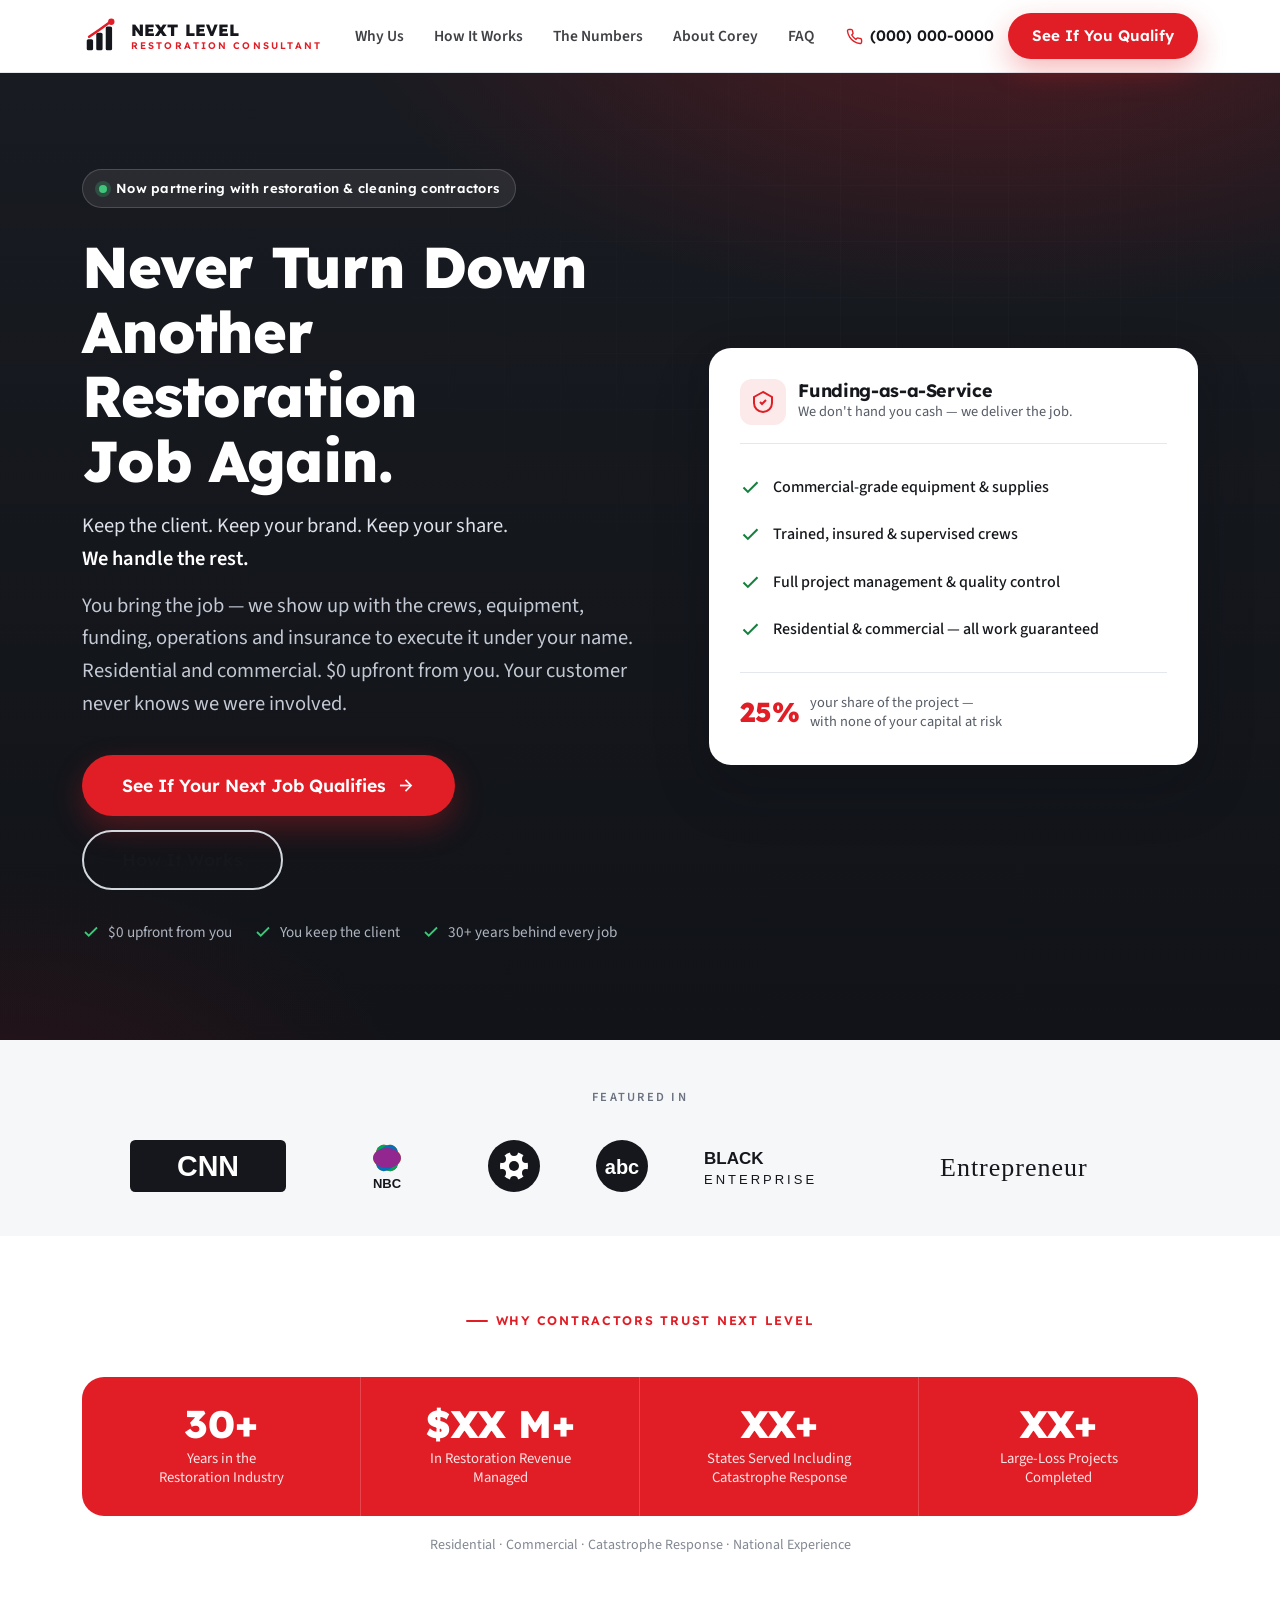
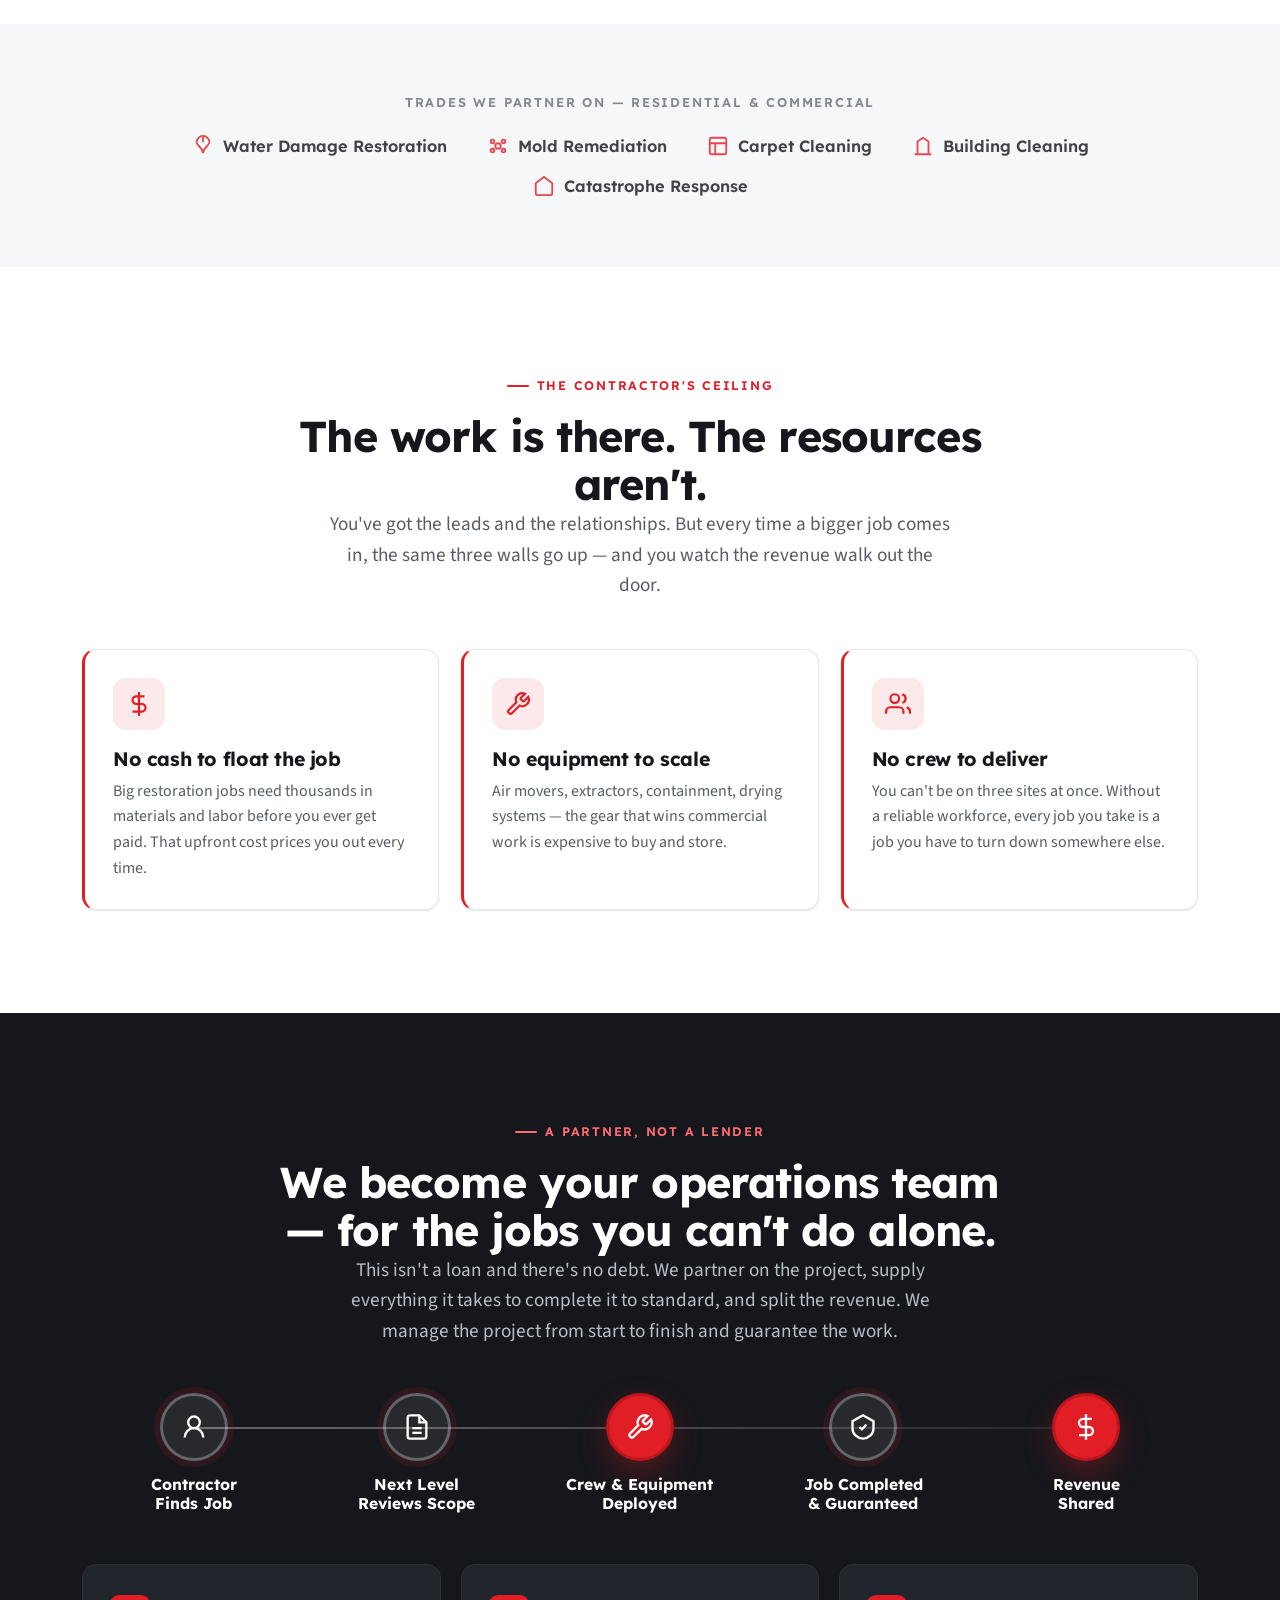
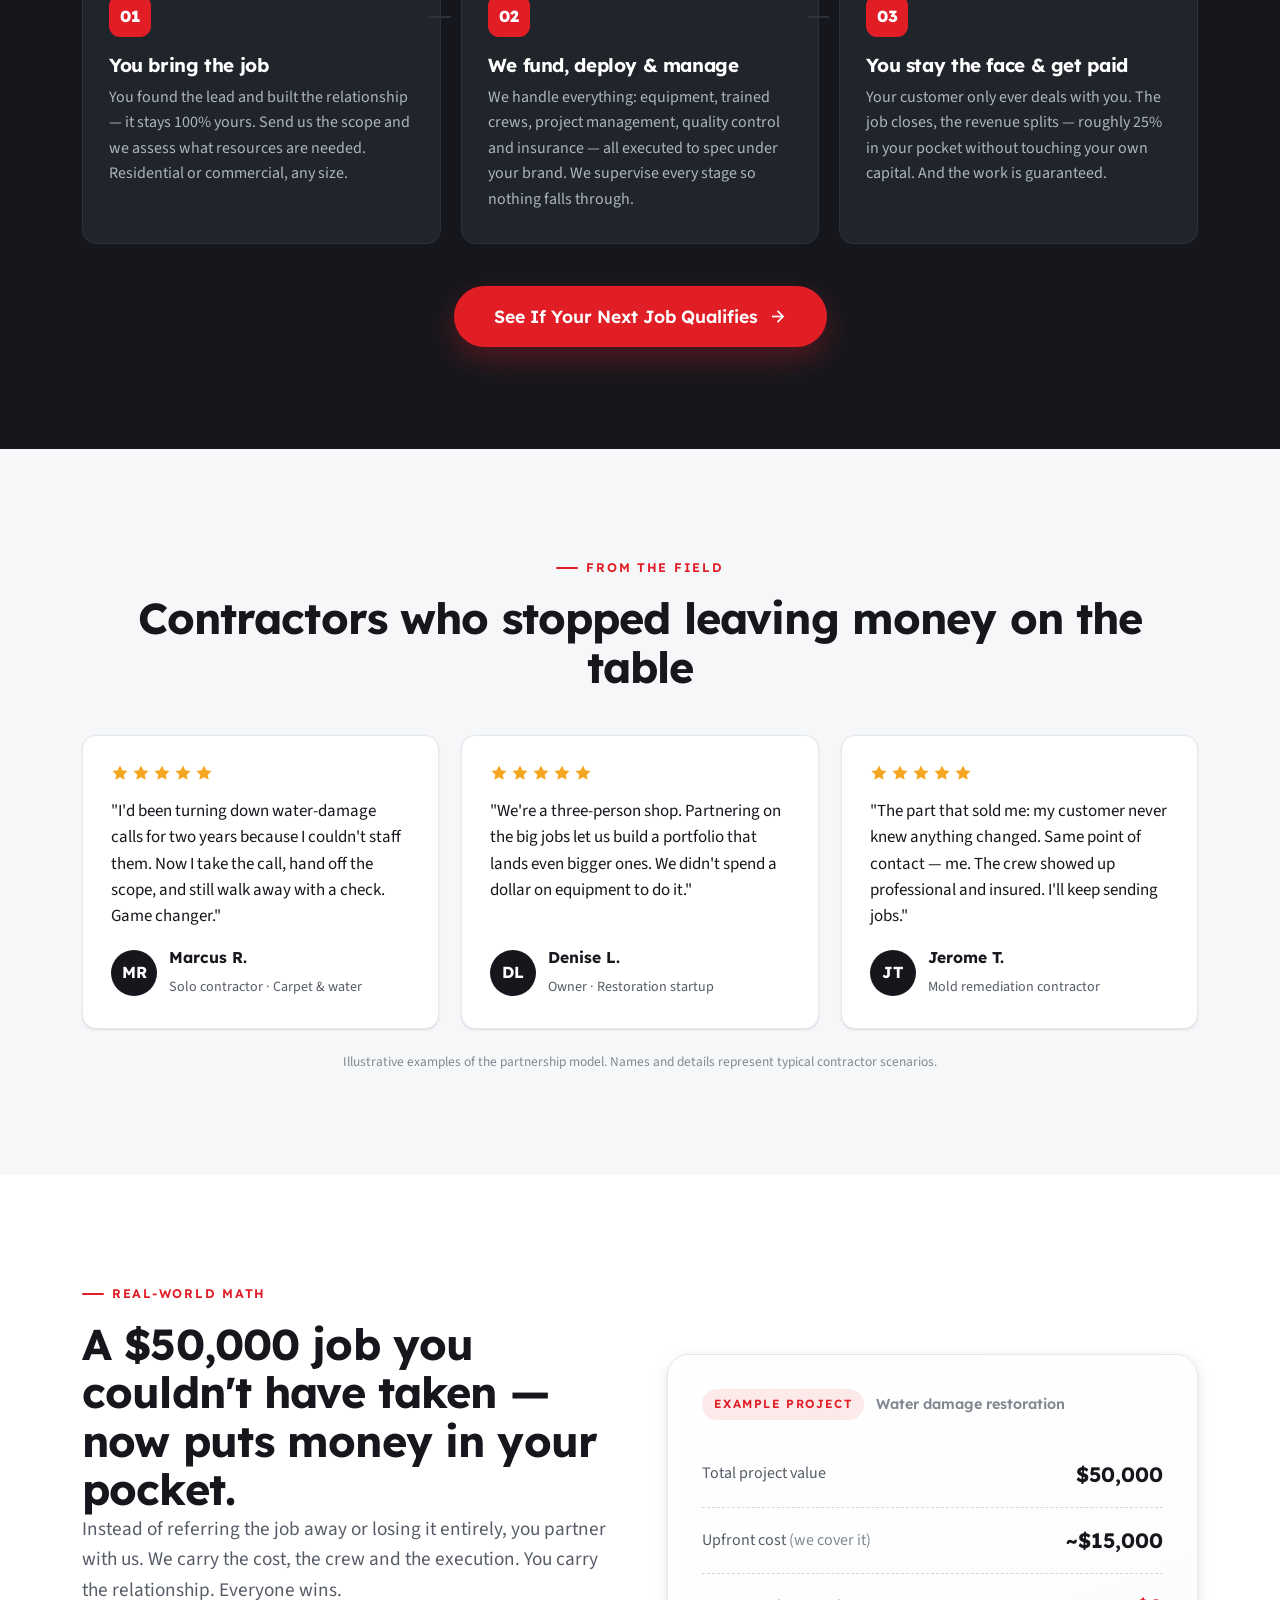
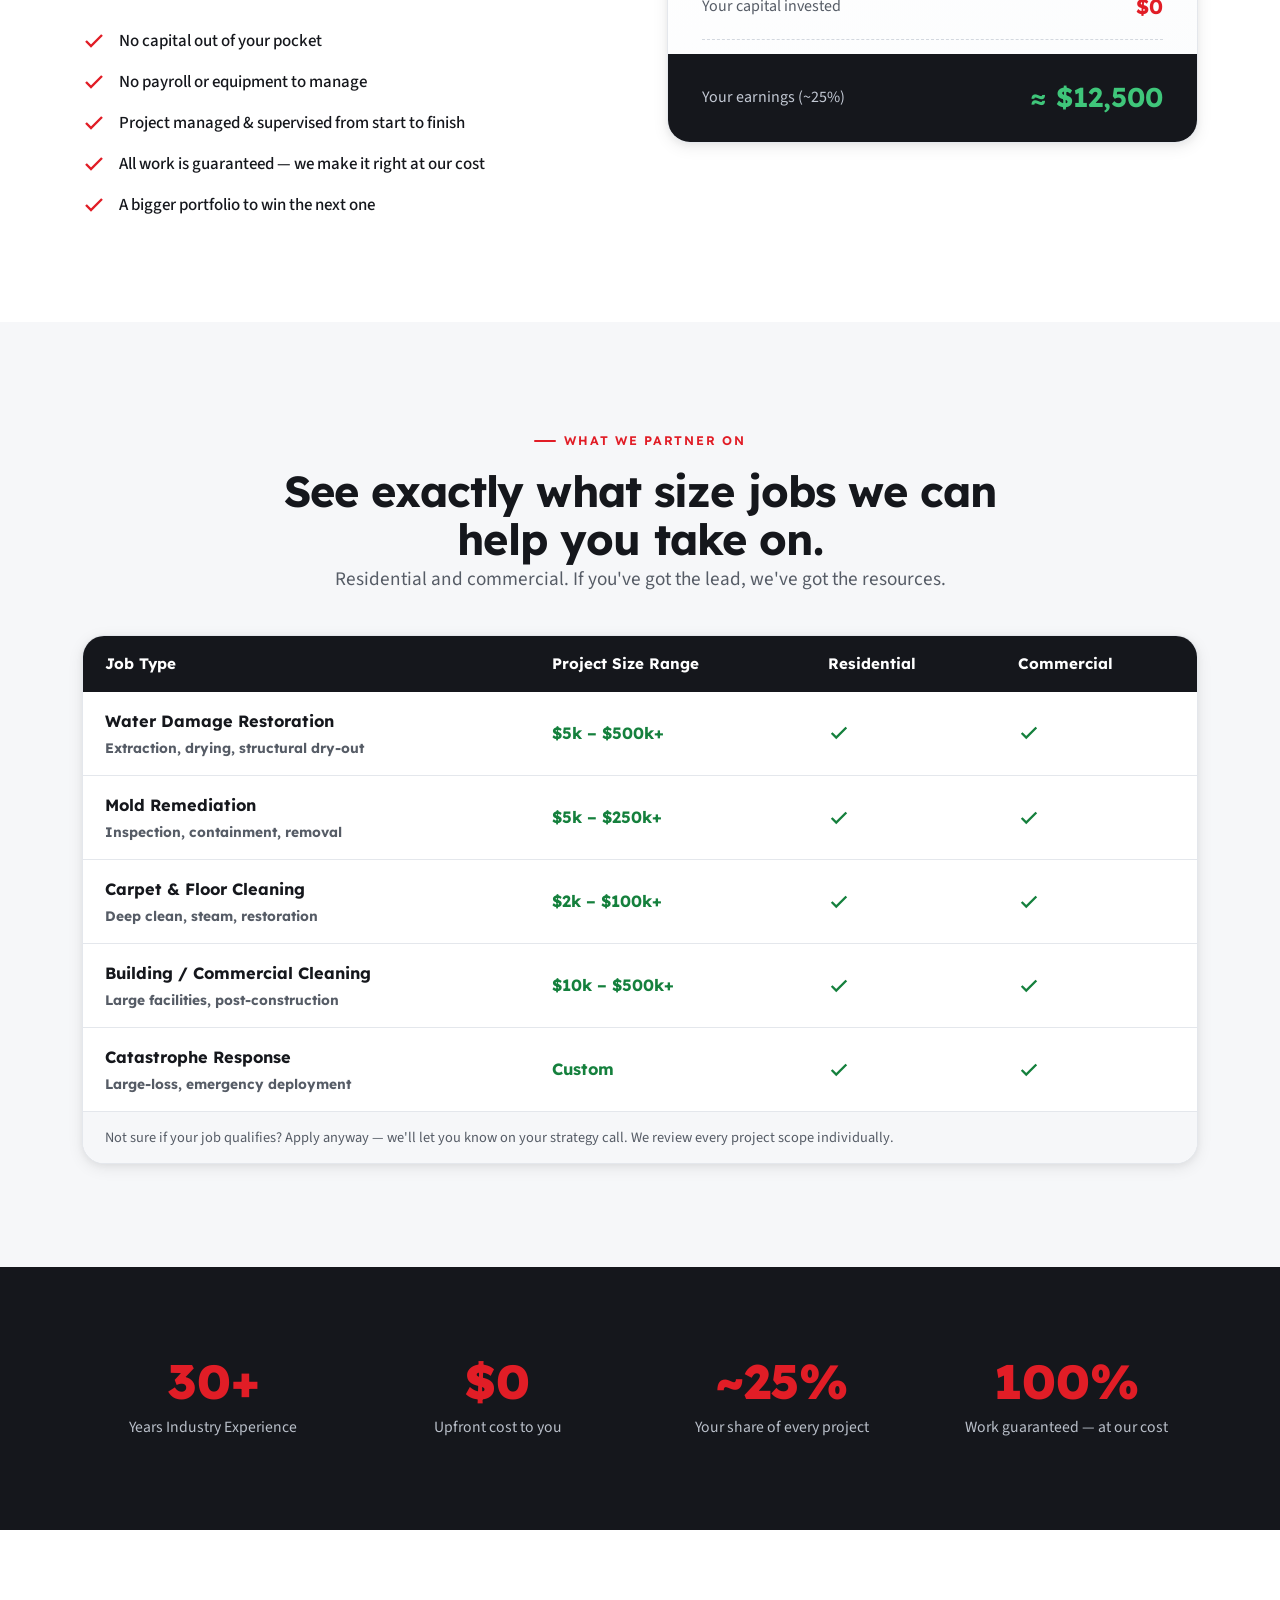
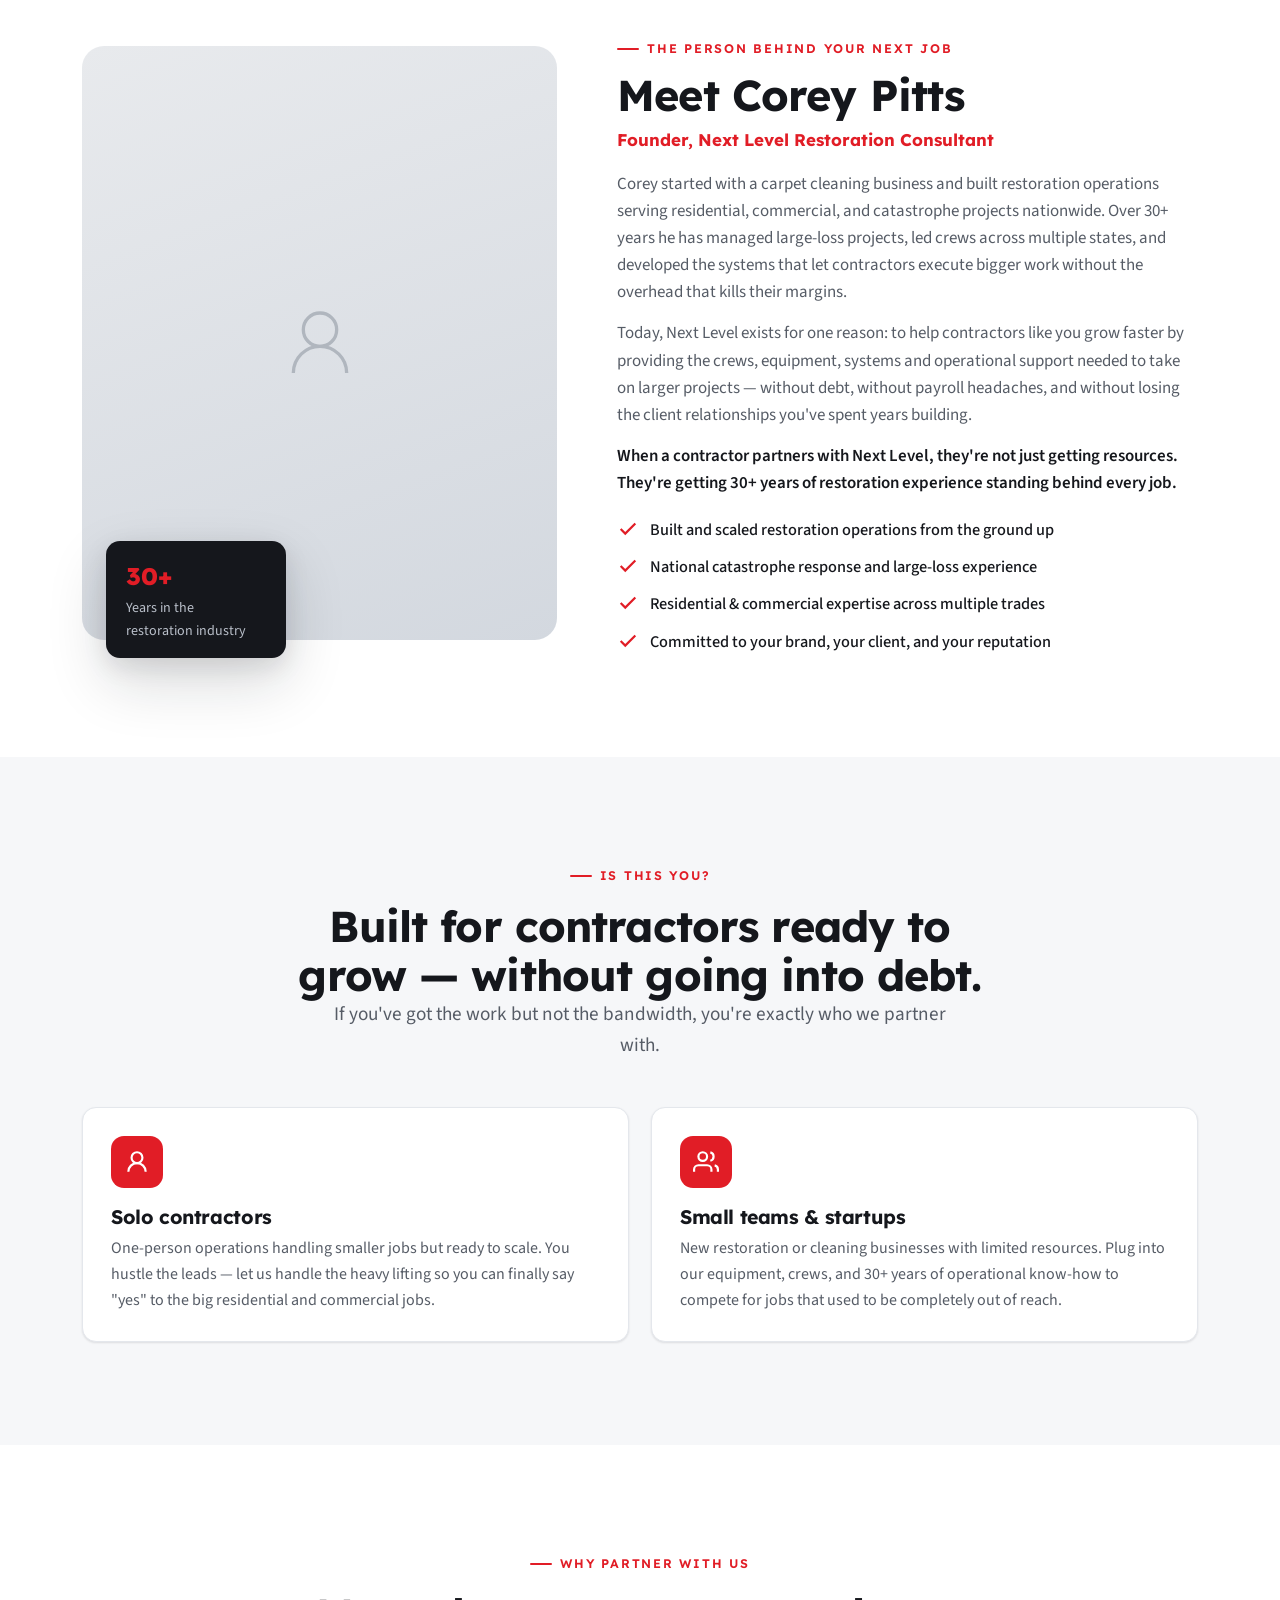
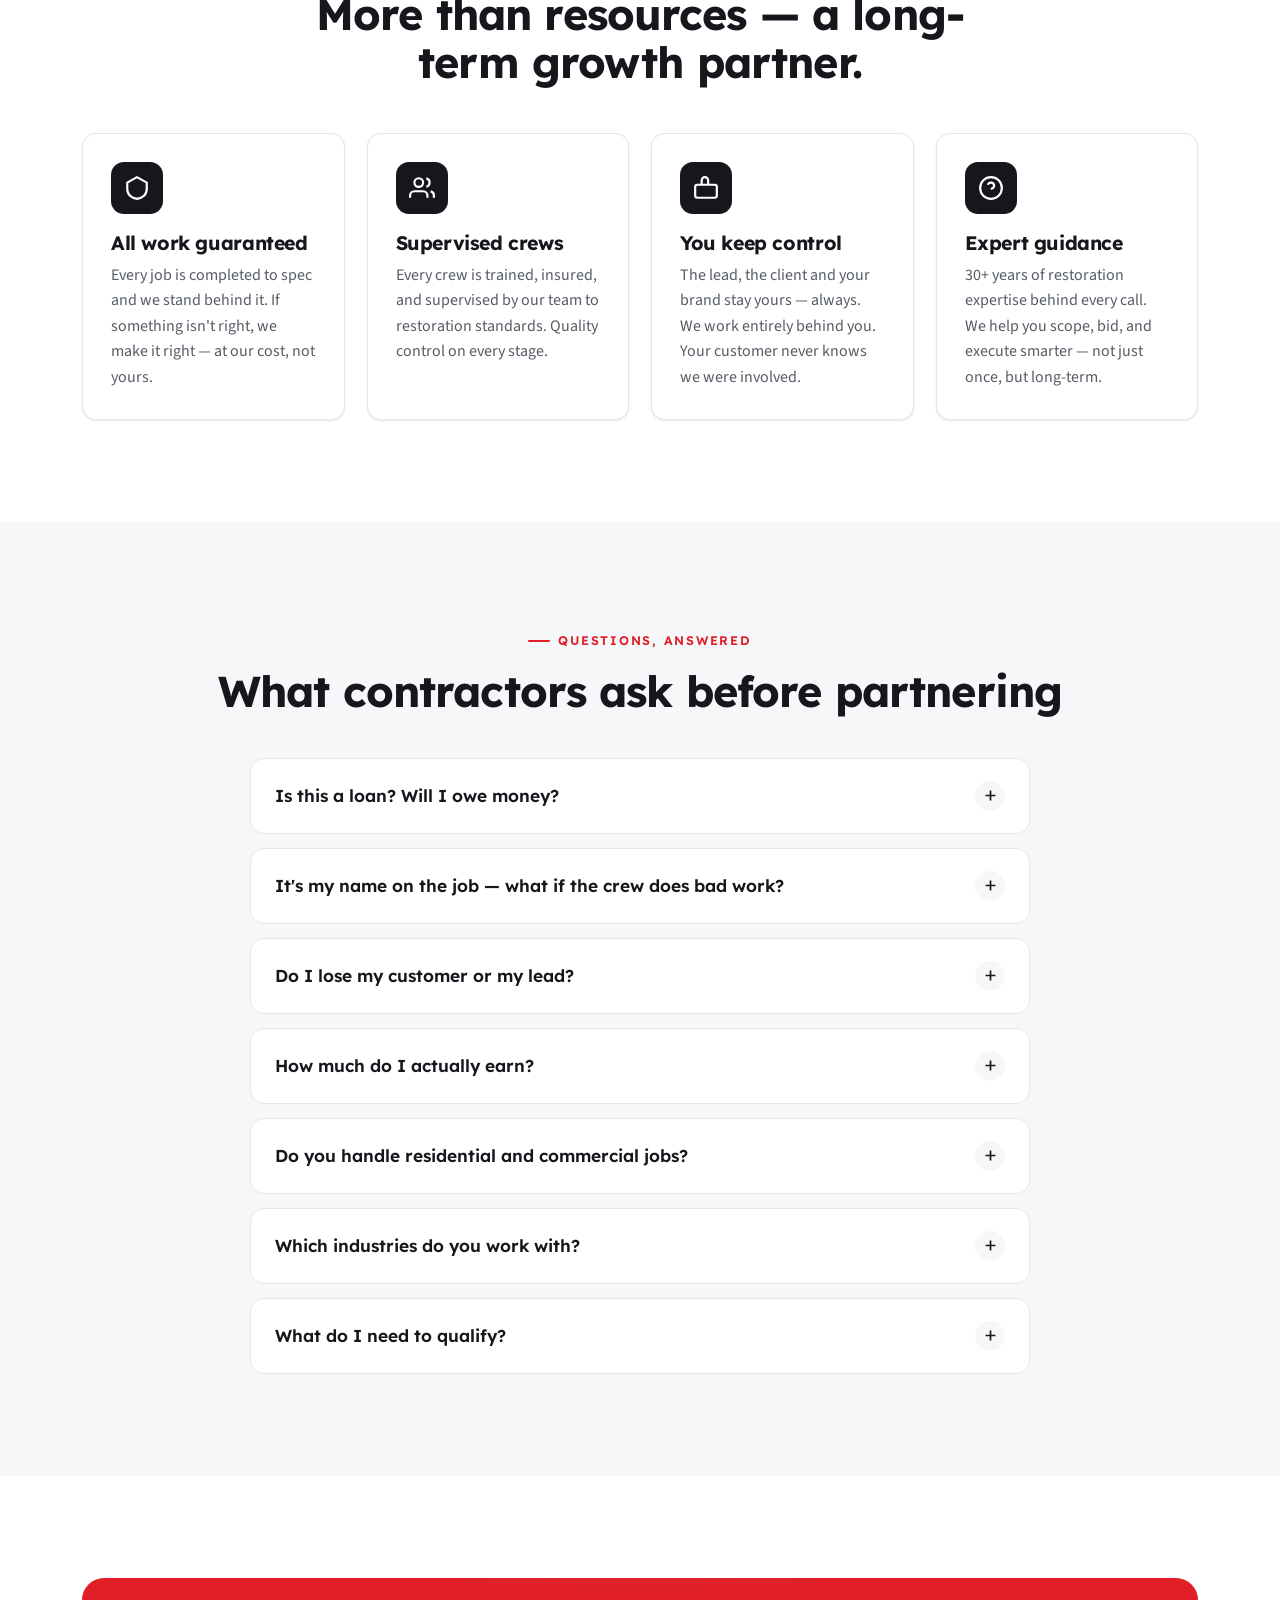
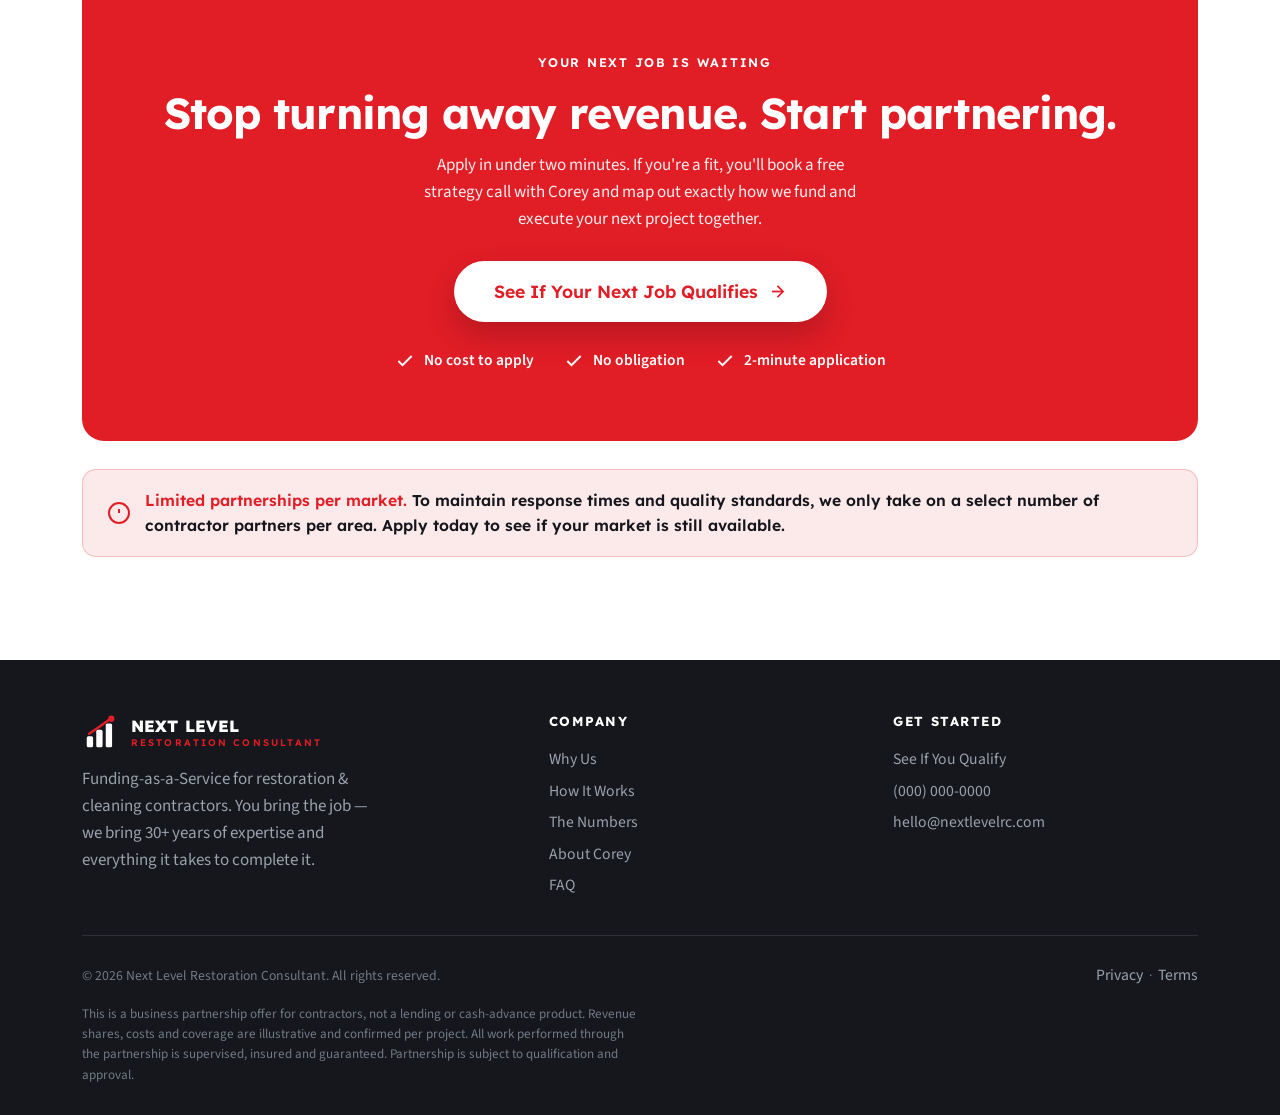
<file: funnel/index.html>
<!DOCTYPE html>
<html lang="en">
<head>
<meta charset="UTF-8">
<meta name="viewport" content="width=device-width, initial-scale=1">
<title>Never Turn Down Another Restoration Job Again | Next Level Restoration Consultant</title>
<meta name="description" content="You bring the job — we bring the crews, equipment, funding and execution. Keep the client, keep your brand, keep your share. Apply to partner with Next Level Restoration Consultant.">
<meta property="og:title" content="Never Turn Down Another Restoration Job Again">
<meta property="og:description" content="Keep the client. Keep your brand. Keep your share. We handle the rest. Partner with 30+ years of restoration expertise behind you.">
<meta property="og:type" content="website">
<link rel="preconnect" href="https://fonts.googleapis.com">
<link rel="preconnect" href="https://fonts.gstatic.com" crossorigin>
<script>document.documentElement.classList.add("js")</script>
<link rel="stylesheet" href="assets/styles.css">
<style>
/* ---- Page-specific additions ---- */
.cred { display:grid; grid-template-columns:repeat(4,1fr); gap:0; background:var(--red); border-radius:var(--radius-lg); overflow:hidden; }
.cred__item { padding:28px 22px; text-align:center; border-right:1px solid rgba(255,255,255,.18); }
.cred__item:last-child { border-right:none; }
.cred__num { font-family:'Lexend',sans-serif; font-weight:800; font-size:clamp(1.7rem,3vw,2.4rem); color:#fff; line-height:1; }
.cred__lbl { color:rgba(255,255,255,.88); font-size:.92rem; margin-top:6px; line-height:1.3; }

.story { display:grid; grid-template-columns:.9fr 1.1fr; gap:60px; align-items:center; }
.story__photo { position:relative; }
.story__img-wrap { border-radius:var(--radius-lg); overflow:hidden; aspect-ratio:4/5; background:var(--surface-2); display:flex; align-items:center; justify-content:center; }
.story__img-placeholder { width:100%; height:100%; min-height:400px; background:linear-gradient(160deg,#e8eaed,#d3d8df); display:grid; place-items:center; }
.story__img-placeholder svg { width:80px; height:80px; color:#b0b6be; }
.story__badge { position:absolute; bottom:-18px; left:24px; background:var(--ink); color:#fff; border-radius:var(--radius); padding:16px 20px; box-shadow:var(--shadow-lg); min-width:180px; }
.story__badge .s { font-family:'Lexend',sans-serif; font-weight:800; font-size:1.5rem; color:var(--red); }
.story__badge .l { font-size:.88rem; color:#B9BFC9; margin-top:2px; }
.story__body .eyebrow { margin-bottom:12px; }
.story__body h2 { margin-bottom:6px; }
.story__founder { font-family:'Lexend',sans-serif; font-weight:700; color:var(--red); font-size:1.05rem; margin-bottom:18px; }
.story__body p { font-size:1.06rem; }
.story__points { list-style:none; padding:0; display:grid; gap:11px; margin-top:20px; }
.story__points li { display:flex; gap:11px; align-items:flex-start; font-size:1.02rem; color:var(--ink); font-weight:500; }
.story__points li svg { width:22px; height:22px; color:var(--red); flex:0 0 auto; margin-top:1px; }

/* Job size table */
.job-table { width:100%; border-collapse:collapse; }
.job-table thead th { background:var(--ink); color:#fff; font-family:'Lexend',sans-serif; font-weight:700; font-size:.95rem; padding:16px 22px; text-align:left; }
.job-table thead th:first-child { border-radius:12px 0 0 0; }
.job-table thead th:last-child { border-radius:0 12px 0 0; }
.job-table tbody tr { border-bottom:1px solid var(--border); transition:background .15s; }
.job-table tbody tr:hover { background:var(--red-tint); }
.job-table tbody td { padding:16px 22px; font-size:1.02rem; color:var(--ink); }
.job-table tbody td:first-child { font-family:'Lexend',sans-serif; font-weight:700; }
.job-table tbody td .range { font-family:'Lexend',sans-serif; font-weight:700; color:var(--success); }
.job-table tbody td .note { font-size:.86rem; color:var(--muted); margin-top:3px; }
.job-table tfoot td { padding:14px 22px; background:var(--surface); font-size:.9rem; color:var(--muted); border-radius:0 0 12px 12px; }
.table-wrap { background:#fff; border:1px solid var(--border); border-radius:var(--radius-lg); overflow:hidden; box-shadow:var(--shadow); }

/* Process flow */
.flow { display:grid; grid-template-columns:repeat(5,1fr); gap:0; position:relative; }
.flow::before { content:""; position:absolute; top:34px; left:10%; right:10%; height:2px; background:linear-gradient(90deg,var(--red),rgba(225,29,38,.3)); z-index:0; }
.flow__step { display:flex; flex-direction:column; align-items:center; text-align:center; padding:0 12px; position:relative; z-index:1; }
.flow__node { width:68px; height:68px; border-radius:50%; background:var(--ink); border:3px solid var(--red); display:grid; place-items:center; margin-bottom:14px; box-shadow:0 0 0 6px rgba(225,29,38,.12); }
.flow__node svg { width:28px; height:28px; color:#fff; }
.flow__node--red { background:var(--red); border-color:var(--red-dark); box-shadow:var(--shadow-red); }
.flow__title { font-family:'Lexend',sans-serif; font-weight:700; color:var(--ink); font-size:.98rem; line-height:1.2; }
.section--ink .flow__title { color:#fff; }
.section--ink .flow__node { background:rgba(255,255,255,.08); border-color:rgba(255,255,255,.28); }
.section--ink .flow__node--red { background:var(--red); border-color:var(--red-dark); }
.section--ink .flow::before { background:linear-gradient(90deg,rgba(255,255,255,.35),rgba(255,255,255,.08)); }
.flow__arrow { position:absolute; top:50%; right:-12px; transform:translateY(-50%); color:rgba(255,255,255,.4); font-size:1.2rem; }

/* Urgency band */
.urgency { background:var(--red-tint); border:1.5px solid rgba(225,29,38,.22); border-radius:var(--radius); padding:18px 24px; display:flex; align-items:center; gap:14px; margin-top:28px; }
.urgency svg { width:24px; height:24px; color:var(--red); flex:0 0 auto; }
.urgency p { font-family:'Lexend',sans-serif; font-weight:600; color:var(--ink); font-size:.98rem; margin:0; }
.urgency p span { color:var(--red); }

@media(max-width:980px){
  .cred { grid-template-columns:repeat(2,1fr); }
  .cred__item { border-right:none; border-bottom:1px solid rgba(255,255,255,.18); }
  .cred__item:nth-child(odd) { border-right:1px solid rgba(255,255,255,.18); }
  .cred__item:last-child,.cred__item:nth-last-child(2):nth-child(odd) { border-bottom:none; }
  .story { grid-template-columns:1fr; gap:48px; }
  .story__badge { bottom:14px; }
  .flow { grid-template-columns:1fr; gap:20px; }
  .flow::before { display:none; }
  .flow__step { flex-direction:row; text-align:left; gap:16px; }
  .flow__node { flex:0 0 auto; margin-bottom:0; }
}
@media(max-width:640px){
  .cred { grid-template-columns:1fr 1fr; }
  .job-table thead th,.job-table tbody td,.job-table tfoot td { padding:12px 14px; font-size:.92rem; }
}
</style>
</head>
<body>

<!-- ============================ HEADER ============================ -->
<header class="site-header">
  <div class="container site-header__inner">
    <a class="brand" href="index.html" aria-label="Next Level Restoration Consultant — home">
      <svg class="brand__mark" viewBox="0 0 48 48" aria-hidden="true">
        <rect x="6"  y="28" width="8" height="14" rx="2" fill="#15171C"/>
        <rect x="18" y="20" width="8" height="22" rx="2" fill="#15171C"/>
        <rect x="30" y="12" width="8" height="30" rx="2" fill="#15171C"/>
        <path d="M9 25 L22 16 L36 6" fill="none" stroke="#E11D26" stroke-width="3.2" stroke-linecap="round" stroke-linejoin="round"/>
        <circle cx="37" cy="6" r="4" fill="#E11D26"/>
      </svg>
      <span class="brand__text">
        <span class="brand__name">NEXT LEVEL</span>
        <span class="brand__sub">Restoration Consultant</span>
      </span>
    </a>
    <nav class="nav" aria-label="Primary">
      <a class="nav__link" href="#credibility">Why Us</a>
      <a class="nav__link" href="#how">How It Works</a>
      <a class="nav__link" href="#numbers">The Numbers</a>
      <a class="nav__link" href="#corey">About Corey</a>
      <a class="nav__link" href="#faq">FAQ</a>
    </nav>
    <div class="header-cta">
      <a class="header-phone" href="tel:+10000000000" aria-label="Call us">
        <svg viewBox="0 0 24 24" fill="none" stroke="currentColor" stroke-width="2" aria-hidden="true"><path d="M22 16.92v3a2 2 0 0 1-2.18 2 19.79 19.79 0 0 1-8.63-3.07 19.5 19.5 0 0 1-6-6 19.79 19.79 0 0 1-3.07-8.67A2 2 0 0 1 4.11 2h3a2 2 0 0 1 2 1.72c.13.96.36 1.9.7 2.81a2 2 0 0 1-.45 2.11L8.09 9.91a16 16 0 0 0 6 6l1.27-1.27a2 2 0 0 1 2.11-.45c.9.34 1.85.57 2.81.7A2 2 0 0 1 22 16.92Z"/></svg>
        (000) 000-0000
      </a>
      <a class="btn btn--primary" href="apply.html">See If You Qualify</a>
      <button class="nav-toggle" data-nav-toggle aria-label="Open menu" aria-expanded="false" aria-controls="mobileMenu">
        <svg viewBox="0 0 24 24" fill="none" stroke="currentColor" stroke-width="2" aria-hidden="true"><line x1="3" y1="6" x2="21" y2="6"/><line x1="3" y1="12" x2="21" y2="12"/><line x1="3" y1="18" x2="21" y2="18"/></svg>
      </button>
    </div>
  </div>
</header>

<nav class="mobile-menu" id="mobileMenu" data-mobile-menu aria-label="Mobile">
  <a href="#credibility">Why Us</a>
  <a href="#how">How It Works</a>
  <a href="#numbers">The Numbers</a>
  <a href="#corey">About Corey</a>
  <a href="#faq">FAQ</a>
  <a class="btn btn--primary btn--block" href="apply.html">See If You Qualify</a>
</nav>

<!-- ============================ HERO ============================ -->
<section class="hero">
  <div class="container hero__inner">
    <div class="hero__copy">
      <span class="pill"><span class="dot"></span> Now partnering with restoration &amp; cleaning contractors</span>
      <h1>Never Turn Down<br>Another Restoration<br>Job Again.</h1>
      <p class="hero__sub" style="margin-top:18px;font-size:clamp(1.1rem,1.6vw,1.35rem);color:#DDE1E9;">Keep the client. Keep your brand. Keep your share.<br><strong style="color:#fff;">We handle the rest.</strong></p>
      <p class="hero__sub" style="margin-top:14px;">You bring the job — we show up with the crews, equipment, funding, operations and insurance to execute it under your name. Residential and commercial. $0 upfront from you. Your customer never knows we were involved.</p>

      <div class="hero__cta">
        <a class="btn btn--primary btn--lg" href="apply.html">
          See If Your Next Job Qualifies
          <svg viewBox="0 0 24 24" fill="none" stroke="currentColor" stroke-width="2.2" aria-hidden="true"><line x1="5" y1="12" x2="19" y2="12"/><polyline points="12 5 19 12 12 19"/></svg>
        </a>
        <a class="btn btn--ghost btn--lg" href="#how">How It Works</a>
      </div>

      <div class="hero__trust">
        <span class="ti"><svg viewBox="0 0 24 24" fill="none" stroke="currentColor" stroke-width="2.4" aria-hidden="true"><polyline points="20 6 9 17 4 12"/></svg> $0 upfront from you</span>
        <span class="ti"><svg viewBox="0 0 24 24" fill="none" stroke="currentColor" stroke-width="2.4" aria-hidden="true"><polyline points="20 6 9 17 4 12"/></svg> You keep the client</span>
        <span class="ti"><svg viewBox="0 0 24 24" fill="none" stroke="currentColor" stroke-width="2.4" aria-hidden="true"><polyline points="20 6 9 17 4 12"/></svg> 30+ years behind every job</span>
      </div>
    </div>

    <div class="hero__visual">
      <div class="offer-card">
        <div class="offer-card__top">
          <span class="offer-card__badge">
            <svg viewBox="0 0 24 24" fill="none" stroke="currentColor" stroke-width="2" aria-hidden="true"><path d="M12 2 3 7v6c0 5 3.8 8.5 9 9 5.2-.5 9-4 9-9V7l-9-5Z"/><path d="m9 12 2 2 4-4"/></svg>
          </span>
          <div>
            <h3>Funding-as-a-Service</h3>
            <p style="font-size:.9rem;margin:0;">We don't hand you cash — we deliver the job.</p>
          </div>
        </div>
        <div class="offer-card__row"><svg viewBox="0 0 24 24" fill="none" stroke="currentColor" stroke-width="2.4" aria-hidden="true"><polyline points="20 6 9 17 4 12"/></svg><span>Commercial-grade equipment &amp; supplies</span></div>
        <div class="offer-card__row"><svg viewBox="0 0 24 24" fill="none" stroke="currentColor" stroke-width="2.4" aria-hidden="true"><polyline points="20 6 9 17 4 12"/></svg><span>Trained, insured &amp; supervised crews</span></div>
        <div class="offer-card__row"><svg viewBox="0 0 24 24" fill="none" stroke="currentColor" stroke-width="2.4" aria-hidden="true"><polyline points="20 6 9 17 4 12"/></svg><span>Full project management &amp; quality control</span></div>
        <div class="offer-card__row"><svg viewBox="0 0 24 24" fill="none" stroke="currentColor" stroke-width="2.4" aria-hidden="true"><polyline points="20 6 9 17 4 12"/></svg><span>Residential &amp; commercial — all work guaranteed</span></div>
        <div class="offer-card__foot">
          <span class="stat">25%</span>
          <span class="lbl">your share of the project —<br>with none of your capital at risk</span>
        </div>
      </div>
    </div>
  </div>
</section>

<!-- ============================ FEATURED IN ============================ -->
<section style="background:#F6F7F9;padding:48px 0 44px;">
  <div class="container">
    <p style="text-align:center;font-size:.78rem;letter-spacing:.18em;text-transform:uppercase;color:#6B7280;font-weight:600;margin-bottom:32px;">Featured In</p>
    <div style="display:flex;flex-wrap:wrap;align-items:center;justify-content:center;gap:40px 56px;">

      <!-- CNN -->
      <svg height="52" viewBox="0 0 120 40" fill="none" xmlns="http://www.w3.org/2000/svg" aria-label="CNN" style="flex:0 0 auto;">
        <rect width="120" height="40" rx="4" fill="#15171C"/>
        <text x="60" y="28" font-family="Arial Black,Arial" font-weight="900" font-size="22" fill="white" text-anchor="middle">CNN</text>
      </svg>

      <!-- NBC -->
      <svg height="52" viewBox="0 0 90 52" fill="none" xmlns="http://www.w3.org/2000/svg" aria-label="NBC" style="flex:0 0 auto;">
        <ellipse cx="45" cy="18" rx="10" ry="14" fill="#E11D26" transform="rotate(-30 45 18)"/>
        <ellipse cx="45" cy="18" rx="10" ry="14" fill="#F7941D" transform="rotate(30 45 18)"/>
        <ellipse cx="45" cy="18" rx="10" ry="14" fill="#FFF200" transform="rotate(90 45 18)"/>
        <ellipse cx="45" cy="18" rx="10" ry="14" fill="#00A651" transform="rotate(150 45 18)"/>
        <ellipse cx="45" cy="18" rx="10" ry="14" fill="#0072BC" transform="rotate(210 45 18)"/>
        <ellipse cx="45" cy="18" rx="10" ry="14" fill="#92278F" transform="rotate(270 45 18)"/>
        <text x="45" y="48" font-family="Arial Black,Arial" font-weight="900" font-size="13" fill="#15171C" text-anchor="middle">NBC</text>
      </svg>

      <!-- CBS -->
      <svg height="52" viewBox="0 0 52 52" fill="none" xmlns="http://www.w3.org/2000/svg" aria-label="CBS" style="flex:0 0 auto;">
        <circle cx="26" cy="26" r="26" fill="#15171C"/>
        <circle cx="26" cy="26" r="14" fill="white"/>
        <circle cx="26" cy="26" r="5" fill="#15171C"/>
        <circle cx="26" cy="12" r="4" fill="#15171C"/>
        <circle cx="38" cy="19" r="4" fill="#15171C"/>
        <circle cx="38" cy="33" r="4" fill="#15171C"/>
        <circle cx="26" cy="40" r="4" fill="#15171C"/>
        <circle cx="14" cy="33" r="4" fill="#15171C"/>
        <circle cx="14" cy="19" r="4" fill="#15171C"/>
      </svg>

      <!-- ABC -->
      <svg height="52" viewBox="0 0 52 52" fill="none" xmlns="http://www.w3.org/2000/svg" aria-label="ABC" style="flex:0 0 auto;">
        <circle cx="26" cy="26" r="26" fill="#15171C"/>
        <text x="26" y="34" font-family="Arial Black,Arial" font-weight="900" font-size="20" fill="white" text-anchor="middle">abc</text>
      </svg>

      <!-- Black Enterprise -->
      <svg height="52" viewBox="0 0 180 52" fill="none" xmlns="http://www.w3.org/2000/svg" aria-label="Black Enterprise" style="flex:0 0 auto;">
        <text x="0" y="24" font-family="Arial Black,Arial" font-weight="900" font-size="17" fill="#15171C">BLACK</text>
        <text x="0" y="44" font-family="Arial,sans-serif" font-weight="400" font-size="13" fill="#15171C" letter-spacing="3">ENTERPRISE</text>
      </svg>

      <!-- Entrepreneur -->
      <svg height="52" viewBox="0 0 210 52" fill="none" xmlns="http://www.w3.org/2000/svg" aria-label="Entrepreneur" style="flex:0 0 auto;">
        <text x="0" y="36" font-family="Georgia,serif" font-weight="400" font-size="26" fill="#15171C" letter-spacing="1">Entrepreneur</text>
      </svg>

    </div>
  </div>
</section>

<!-- ============================ CREDIBILITY STRIP ============================ -->
<section class="section--tight" id="credibility">
  <div class="container">
    <div class="center reveal" style="margin-bottom:30px;">
      <span class="eyebrow">Why contractors trust Next Level</span>
    </div>
    <div class="cred reveal">
      <div class="cred__item">
        <div class="cred__num">30+</div>
        <div class="cred__lbl">Years in the<br>Restoration Industry</div>
      </div>
      <div class="cred__item">
        <!-- FILL IN: replace $XX with your actual figure e.g. "$10M+" -->
        <div class="cred__num">$XX M+</div>
        <div class="cred__lbl">In Restoration Revenue<br>Managed</div>
      </div>
      <div class="cred__item">
        <!-- FILL IN: replace XX with actual number of states -->
        <div class="cred__num">XX+</div>
        <div class="cred__lbl">States Served Including<br>Catastrophe Response</div>
      </div>
      <div class="cred__item">
        <!-- FILL IN: replace XX with actual number -->
        <div class="cred__num">XX+</div>
        <div class="cred__lbl">Large-Loss Projects<br>Completed</div>
      </div>
    </div>
    <p class="center" style="margin-top:18px;font-size:.88rem;color:var(--muted-2);">Residential · Commercial · Catastrophe Response · National Experience</p>
  </div>
</section>

<!-- ============================ INDUSTRY STRIP ============================ -->
<section class="section--tight section--surface">
  <div class="container">
    <div class="logos reveal">
      <span class="logos__label">Trades we partner on — residential &amp; commercial</span>
      <span class="chip"><svg viewBox="0 0 24 24" fill="none" stroke="currentColor" stroke-width="2" aria-hidden="true"><path d="M12 2v6"/><path d="M5 8c0 4 7 5 7 12 0-7 7-8 7-12a7 7 0 0 0-14 0Z"/></svg> Water Damage Restoration</span>
      <span class="chip"><svg viewBox="0 0 24 24" fill="none" stroke="currentColor" stroke-width="2" aria-hidden="true"><circle cx="12" cy="12" r="3"/><circle cx="6" cy="7" r="2"/><circle cx="18" cy="7" r="2"/><circle cx="6" cy="17" r="2"/><circle cx="18" cy="17" r="2"/></svg> Mold Remediation</span>
      <span class="chip"><svg viewBox="0 0 24 24" fill="none" stroke="currentColor" stroke-width="2" aria-hidden="true"><rect x="3" y="3" width="18" height="18" rx="2"/><path d="M3 9h18M9 21V9"/></svg> Carpet Cleaning</span>
      <span class="chip"><svg viewBox="0 0 24 24" fill="none" stroke="currentColor" stroke-width="2" aria-hidden="true"><path d="M3 21h18M6 21V7l6-4 6 4v14"/><path d="M10 9h.01M14 9h.01M10 13h.01M14 13h.01"/></svg> Building Cleaning</span>
      <span class="chip"><svg viewBox="0 0 24 24" fill="none" stroke="currentColor" stroke-width="2" aria-hidden="true"><path d="M3 9l9-7 9 7v11a2 2 0 0 1-2 2H5a2 2 0 0 1-2-2z"/></svg> Catastrophe Response</span>
    </div>
  </div>
</section>

<!-- ============================ PROBLEM ============================ -->
<section class="section" id="problem">
  <div class="container">
    <div class="center reveal" style="max-width:760px;margin-inline:auto;margin-bottom:48px;">
      <span class="eyebrow">The contractor's ceiling</span>
      <h2>The work is there. The resources aren't.</h2>
      <p class="lead">You've got the leads and the relationships. But every time a bigger job comes in, the same three walls go up — and you watch the revenue walk out the door.</p>
    </div>
    <div class="grid grid--3">
      <div class="card pain reveal">
        <div class="card__icon"><svg viewBox="0 0 24 24" fill="none" stroke="currentColor" stroke-width="2" aria-hidden="true"><line x1="12" y1="1" x2="12" y2="23"/><path d="M17 5H9.5a3.5 3.5 0 0 0 0 7h5a3.5 3.5 0 0 1 0 7H6"/></svg></div>
        <h3>No cash to float the job</h3>
        <p>Big restoration jobs need thousands in materials and labor before you ever get paid. That upfront cost prices you out every time.</p>
      </div>
      <div class="card pain reveal">
        <div class="card__icon"><svg viewBox="0 0 24 24" fill="none" stroke="currentColor" stroke-width="2" aria-hidden="true"><path d="M14.7 6.3a1 1 0 0 0 0 1.4l1.6 1.6a1 1 0 0 0 1.4 0l3.77-3.77a6 6 0 0 1-7.94 7.94l-6.91 6.91a2.12 2.12 0 0 1-3-3l6.91-6.91a6 6 0 0 1 7.94-7.94l-3.76 3.76Z"/></svg></div>
        <h3>No equipment to scale</h3>
        <p>Air movers, extractors, containment, drying systems — the gear that wins commercial work is expensive to buy and store.</p>
      </div>
      <div class="card pain reveal">
        <div class="card__icon"><svg viewBox="0 0 24 24" fill="none" stroke="currentColor" stroke-width="2" aria-hidden="true"><path d="M17 21v-2a4 4 0 0 0-4-4H5a4 4 0 0 0-4 4v2"/><circle cx="9" cy="7" r="4"/><path d="M23 21v-2a4 4 0 0 0-3-3.87M16 3.13a4 4 0 0 1 0 7.75"/></svg></div>
        <h3>No crew to deliver</h3>
        <p>You can't be on three sites at once. Without a reliable workforce, every job you take is a job you have to turn down somewhere else.</p>
      </div>
    </div>
  </div>
</section>

<!-- ============================ HOW IT WORKS ============================ -->
<section class="section section--ink" id="how">
  <div class="container">
    <div class="center reveal" style="max-width:760px;margin-inline:auto;margin-bottom:46px;">
      <span class="eyebrow">A partner, not a lender</span>
      <h2>We become your operations team — for the jobs you can't do alone.</h2>
      <p class="lead">This isn't a loan and there's no debt. We partner on the project, supply everything it takes to complete it to standard, and split the revenue. We manage the project from start to finish and guarantee the work.</p>
    </div>

    <!-- Step-by-step flow diagram -->
    <div class="flow reveal" style="margin-bottom:52px;">
      <div class="flow__step">
        <div class="flow__node">
          <svg viewBox="0 0 24 24" fill="none" stroke="currentColor" stroke-width="2" aria-hidden="true"><circle cx="12" cy="8" r="5"/><path d="M20 21a8 8 0 0 0-16 0"/></svg>
        </div>
        <div class="flow__title">Contractor<br>Finds Job</div>
      </div>
      <div class="flow__step">
        <div class="flow__node">
          <svg viewBox="0 0 24 24" fill="none" stroke="currentColor" stroke-width="2" aria-hidden="true"><path d="M14 2H6a2 2 0 0 0-2 2v16a2 2 0 0 0 2 2h12a2 2 0 0 0 2-2V8z"/><polyline points="14 2 14 8 20 8"/><line x1="16" y1="13" x2="8" y2="13"/><line x1="16" y1="17" x2="8" y2="17"/></svg>
        </div>
        <div class="flow__title">Next Level<br>Reviews Scope</div>
      </div>
      <div class="flow__step">
        <div class="flow__node flow__node--red">
          <svg viewBox="0 0 24 24" fill="none" stroke="currentColor" stroke-width="2" aria-hidden="true"><path d="M14.7 6.3a1 1 0 0 0 0 1.4l1.6 1.6a1 1 0 0 0 1.4 0l3.77-3.77a6 6 0 0 1-7.94 7.94l-6.91 6.91a2.12 2.12 0 0 1-3-3l6.91-6.91a6 6 0 0 1 7.94-7.94l-3.76 3.76Z"/></svg>
        </div>
        <div class="flow__title">Crew &amp; Equipment<br>Deployed</div>
      </div>
      <div class="flow__step">
        <div class="flow__node">
          <svg viewBox="0 0 24 24" fill="none" stroke="currentColor" stroke-width="2" aria-hidden="true"><path d="M12 2 3 7v6c0 5 3.8 8.5 9 9 5.2-.5 9-4 9-9V7l-9-5Z"/><path d="m9 12 2 2 4-4"/></svg>
        </div>
        <div class="flow__title">Job Completed<br>&amp; Guaranteed</div>
      </div>
      <div class="flow__step">
        <div class="flow__node flow__node--red">
          <svg viewBox="0 0 24 24" fill="none" stroke="currentColor" stroke-width="2" aria-hidden="true"><line x1="12" y1="1" x2="12" y2="23"/><path d="M17 5H9.5a3.5 3.5 0 0 0 0 7h5a3.5 3.5 0 0 1 0 7H6"/></svg>
        </div>
        <div class="flow__title">Revenue<br>Shared</div>
      </div>
    </div>

    <!-- Detailed 3-step breakdown -->
    <div class="steps">
      <div class="step reveal">
        <div class="step__num"></div>
        <span class="step__line"></span>
        <h3>You bring the job</h3>
        <p>You found the lead and built the relationship — it stays 100% yours. Send us the scope and we assess what resources are needed. Residential or commercial, any size.</p>
      </div>
      <div class="step reveal">
        <div class="step__num"></div>
        <span class="step__line"></span>
        <h3>We fund, deploy &amp; manage</h3>
        <p>We handle everything: equipment, trained crews, project management, quality control and insurance — all executed to spec under your brand. We supervise every stage so nothing falls through.</p>
      </div>
      <div class="step reveal">
        <div class="step__num"></div>
        <h3>You stay the face &amp; get paid</h3>
        <p>Your customer only ever deals with you. The job closes, the revenue splits — roughly 25% in your pocket without touching your own capital. And the work is guaranteed.</p>
      </div>
    </div>

    <div class="center" style="margin-top:42px;">
      <a class="btn btn--primary btn--lg reveal" href="apply.html">See If Your Next Job Qualifies
        <svg viewBox="0 0 24 24" fill="none" stroke="currentColor" stroke-width="2.2" aria-hidden="true"><line x1="5" y1="12" x2="19" y2="12"/><polyline points="12 5 19 12 12 19"/></svg>
      </a>
    </div>
  </div>
</section>

<!-- ============================ TESTIMONIALS (moved up — right after How It Works) ============================ -->
<section class="section section--surface" id="proof">
  <div class="container">
    <div class="center reveal" style="margin-bottom:44px;">
      <span class="eyebrow">From the field</span>
      <h2>Contractors who stopped leaving money on the table</h2>
    </div>
    <div class="grid grid--3">
      <figure class="quote reveal">
        <div class="quote__stars" aria-label="5 out of 5 stars">
          <svg viewBox="0 0 24 24" fill="currentColor" aria-hidden="true"><path d="m12 2 3.1 6.3 6.9 1-5 4.9 1.2 6.8L12 17.8 5.8 21l1.2-6.8-5-4.9 6.9-1L12 2Z"/></svg>
          <svg viewBox="0 0 24 24" fill="currentColor" aria-hidden="true"><path d="m12 2 3.1 6.3 6.9 1-5 4.9 1.2 6.8L12 17.8 5.8 21l1.2-6.8-5-4.9 6.9-1L12 2Z"/></svg>
          <svg viewBox="0 0 24 24" fill="currentColor" aria-hidden="true"><path d="m12 2 3.1 6.3 6.9 1-5 4.9 1.2 6.8L12 17.8 5.8 21l1.2-6.8-5-4.9 6.9-1L12 2Z"/></svg>
          <svg viewBox="0 0 24 24" fill="currentColor" aria-hidden="true"><path d="m12 2 3.1 6.3 6.9 1-5 4.9 1.2 6.8L12 17.8 5.8 21l1.2-6.8-5-4.9 6.9-1L12 2Z"/></svg>
          <svg viewBox="0 0 24 24" fill="currentColor" aria-hidden="true"><path d="m12 2 3.1 6.3 6.9 1-5 4.9 1.2 6.8L12 17.8 5.8 21l1.2-6.8-5-4.9 6.9-1L12 2Z"/></svg>
        </div>
        <p>"I'd been turning down water-damage calls for two years because I couldn't staff them. Now I take the call, hand off the scope, and still walk away with a check. Game changer."</p>
        <figcaption class="quote__by"><span class="avatar">MR</span><span><span class="who">Marcus R.</span><br><span class="role">Solo contractor · Carpet &amp; water</span></span></figcaption>
      </figure>
      <figure class="quote reveal">
        <div class="quote__stars" aria-label="5 out of 5 stars">
          <svg viewBox="0 0 24 24" fill="currentColor" aria-hidden="true"><path d="m12 2 3.1 6.3 6.9 1-5 4.9 1.2 6.8L12 17.8 5.8 21l1.2-6.8-5-4.9 6.9-1L12 2Z"/></svg>
          <svg viewBox="0 0 24 24" fill="currentColor" aria-hidden="true"><path d="m12 2 3.1 6.3 6.9 1-5 4.9 1.2 6.8L12 17.8 5.8 21l1.2-6.8-5-4.9 6.9-1L12 2Z"/></svg>
          <svg viewBox="0 0 24 24" fill="currentColor" aria-hidden="true"><path d="m12 2 3.1 6.3 6.9 1-5 4.9 1.2 6.8L12 17.8 5.8 21l1.2-6.8-5-4.9 6.9-1L12 2Z"/></svg>
          <svg viewBox="0 0 24 24" fill="currentColor" aria-hidden="true"><path d="m12 2 3.1 6.3 6.9 1-5 4.9 1.2 6.8L12 17.8 5.8 21l1.2-6.8-5-4.9 6.9-1L12 2Z"/></svg>
          <svg viewBox="0 0 24 24" fill="currentColor" aria-hidden="true"><path d="m12 2 3.1 6.3 6.9 1-5 4.9 1.2 6.8L12 17.8 5.8 21l1.2-6.8-5-4.9 6.9-1L12 2Z"/></svg>
        </div>
        <p>"We're a three-person shop. Partnering on the big jobs let us build a portfolio that lands even bigger ones. We didn't spend a dollar on equipment to do it."</p>
        <figcaption class="quote__by"><span class="avatar">DL</span><span><span class="who">Denise L.</span><br><span class="role">Owner · Restoration startup</span></span></figcaption>
      </figure>
      <figure class="quote reveal">
        <div class="quote__stars" aria-label="5 out of 5 stars">
          <svg viewBox="0 0 24 24" fill="currentColor" aria-hidden="true"><path d="m12 2 3.1 6.3 6.9 1-5 4.9 1.2 6.8L12 17.8 5.8 21l1.2-6.8-5-4.9 6.9-1L12 2Z"/></svg>
          <svg viewBox="0 0 24 24" fill="currentColor" aria-hidden="true"><path d="m12 2 3.1 6.3 6.9 1-5 4.9 1.2 6.8L12 17.8 5.8 21l1.2-6.8-5-4.9 6.9-1L12 2Z"/></svg>
          <svg viewBox="0 0 24 24" fill="currentColor" aria-hidden="true"><path d="m12 2 3.1 6.3 6.9 1-5 4.9 1.2 6.8L12 17.8 5.8 21l1.2-6.8-5-4.9 6.9-1L12 2Z"/></svg>
          <svg viewBox="0 0 24 24" fill="currentColor" aria-hidden="true"><path d="m12 2 3.1 6.3 6.9 1-5 4.9 1.2 6.8L12 17.8 5.8 21l1.2-6.8-5-4.9 6.9-1L12 2Z"/></svg>
          <svg viewBox="0 0 24 24" fill="currentColor" aria-hidden="true"><path d="m12 2 3.1 6.3 6.9 1-5 4.9 1.2 6.8L12 17.8 5.8 21l1.2-6.8-5-4.9 6.9-1L12 2Z"/></svg>
        </div>
        <p>"The part that sold me: my customer never knew anything changed. Same point of contact — me. The crew showed up professional and insured. I'll keep sending jobs."</p>
        <figcaption class="quote__by"><span class="avatar">JT</span><span><span class="who">Jerome T.</span><br><span class="role">Mold remediation contractor</span></span></figcaption>
      </figure>
    </div>
    <p class="center" style="margin-top:22px;font-size:.84rem;color:var(--muted-2);">Illustrative examples of the partnership model. Names and details represent typical contractor scenarios.</p>
  </div>
</section>

<!-- ============================ THE NUMBERS / EXAMPLE ============================ -->
<section class="section" id="numbers">
  <div class="container">
    <div class="split">
      <div class="reveal">
        <span class="eyebrow">Real-world math</span>
        <h2>A $50,000 job you couldn't have taken — now puts money in your pocket.</h2>
        <p class="lead" style="margin-bottom:22px;">Instead of referring the job away or losing it entirely, you partner with us. We carry the cost, the crew and the execution. You carry the relationship. Everyone wins.</p>
        <ul class="checklist">
          <li><svg viewBox="0 0 24 24" fill="none" stroke="currentColor" stroke-width="2.4" aria-hidden="true"><polyline points="20 6 9 17 4 12"/></svg> No capital out of your pocket</li>
          <li><svg viewBox="0 0 24 24" fill="none" stroke="currentColor" stroke-width="2.4" aria-hidden="true"><polyline points="20 6 9 17 4 12"/></svg> No payroll or equipment to manage</li>
          <li><svg viewBox="0 0 24 24" fill="none" stroke="currentColor" stroke-width="2.4" aria-hidden="true"><polyline points="20 6 9 17 4 12"/></svg> Project managed &amp; supervised from start to finish</li>
          <li><svg viewBox="0 0 24 24" fill="none" stroke="currentColor" stroke-width="2.4" aria-hidden="true"><polyline points="20 6 9 17 4 12"/></svg> All work is guaranteed — we make it right at our cost</li>
          <li><svg viewBox="0 0 24 24" fill="none" stroke="currentColor" stroke-width="2.4" aria-hidden="true"><polyline points="20 6 9 17 4 12"/></svg> A bigger portfolio to win the next one</li>
        </ul>
      </div>
      <div class="example reveal">
        <div class="example__head">
          <span class="tag">Example Project</span>
          <span style="font-family:'Lexend';font-weight:600;color:var(--muted-2);font-size:.9rem;">Water damage restoration</span>
        </div>
        <div class="bar"><span class="k">Total project value</span><span class="v">$50,000</span></div>
        <div class="bar"><span class="k">Upfront cost <em style="font-style:normal;color:var(--muted-2)">(we cover it)</em></span><span class="v">~$15,000</span></div>
        <div class="bar"><span class="k">Your capital invested</span><span class="v" style="color:var(--red)">$0</span></div>
        <div class="bar bar--hi"><span class="k">Your earnings (~25%)</span><span class="v">≈ $12,500</span></div>
      </div>
    </div>
  </div>
</section>

<!-- ============================ JOB SIZE TABLE ============================ -->
<section class="section section--surface">
  <div class="container">
    <div class="center reveal" style="max-width:720px;margin-inline:auto;margin-bottom:40px;">
      <span class="eyebrow">What we partner on</span>
      <h2>See exactly what size jobs we can help you take on.</h2>
      <p class="lead">Residential and commercial. If you've got the lead, we've got the resources.</p>
    </div>
    <div class="table-wrap reveal">
      <table class="job-table">
        <thead>
          <tr>
            <th>Job Type</th>
            <th>Project Size Range</th>
            <th>Residential</th>
            <th>Commercial</th>
          </tr>
        </thead>
        <tbody>
          <tr>
            <td>Water Damage Restoration<div class="note">Extraction, drying, structural dry-out</div></td>
            <td><span class="range">$5k – $500k+</span></td>
            <td><svg viewBox="0 0 24 24" fill="none" stroke="#15803D" stroke-width="2.6" width="22" height="22" aria-label="Yes"><polyline points="20 6 9 17 4 12"/></svg></td>
            <td><svg viewBox="0 0 24 24" fill="none" stroke="#15803D" stroke-width="2.6" width="22" height="22" aria-label="Yes"><polyline points="20 6 9 17 4 12"/></svg></td>
          </tr>
          <tr>
            <td>Mold Remediation<div class="note">Inspection, containment, removal</div></td>
            <td><span class="range">$5k – $250k+</span></td>
            <td><svg viewBox="0 0 24 24" fill="none" stroke="#15803D" stroke-width="2.6" width="22" height="22" aria-label="Yes"><polyline points="20 6 9 17 4 12"/></svg></td>
            <td><svg viewBox="0 0 24 24" fill="none" stroke="#15803D" stroke-width="2.6" width="22" height="22" aria-label="Yes"><polyline points="20 6 9 17 4 12"/></svg></td>
          </tr>
          <tr>
            <td>Carpet &amp; Floor Cleaning<div class="note">Deep clean, steam, restoration</div></td>
            <td><span class="range">$2k – $100k+</span></td>
            <td><svg viewBox="0 0 24 24" fill="none" stroke="#15803D" stroke-width="2.6" width="22" height="22" aria-label="Yes"><polyline points="20 6 9 17 4 12"/></svg></td>
            <td><svg viewBox="0 0 24 24" fill="none" stroke="#15803D" stroke-width="2.6" width="22" height="22" aria-label="Yes"><polyline points="20 6 9 17 4 12"/></svg></td>
          </tr>
          <tr>
            <td>Building / Commercial Cleaning<div class="note">Large facilities, post-construction</div></td>
            <td><span class="range">$10k – $500k+</span></td>
            <td><svg viewBox="0 0 24 24" fill="none" stroke="#15803D" stroke-width="2.6" width="22" height="22" aria-label="Yes"><polyline points="20 6 9 17 4 12"/></svg></td>
            <td><svg viewBox="0 0 24 24" fill="none" stroke="#15803D" stroke-width="2.6" width="22" height="22" aria-label="Yes"><polyline points="20 6 9 17 4 12"/></svg></td>
          </tr>
          <tr>
            <td>Catastrophe Response<div class="note">Large-loss, emergency deployment</div></td>
            <td><span class="range">Custom</span></td>
            <td><svg viewBox="0 0 24 24" fill="none" stroke="#15803D" stroke-width="2.6" width="22" height="22" aria-label="Yes"><polyline points="20 6 9 17 4 12"/></svg></td>
            <td><svg viewBox="0 0 24 24" fill="none" stroke="#15803D" stroke-width="2.6" width="22" height="22" aria-label="Yes"><polyline points="20 6 9 17 4 12"/></svg></td>
          </tr>
        </tbody>
        <tfoot>
          <tr><td colspan="4">Not sure if your job qualifies? Apply anyway — we'll let you know on your strategy call. We review every project scope individually.</td></tr>
        </tfoot>
      </table>
    </div>
  </div>
</section>

<!-- ============================ STATS BAND ============================ -->
<section class="section--tight" style="background:var(--ink);">
  <div class="container">
    <div class="stats">
      <!-- FILL IN: update XX values with your actual numbers -->
      <div class="stat-card reveal" style="background:transparent;"><div class="num" style="color:var(--red);">30+</div><div class="cap" style="color:#B9BFC9;">Years Industry Experience</div></div>
      <div class="stat-card reveal" style="background:transparent;"><div class="num" style="color:var(--red);">$0</div><div class="cap" style="color:#B9BFC9;">Upfront cost to you</div></div>
      <div class="stat-card reveal" style="background:transparent;"><div class="num" style="color:var(--red);">~25%</div><div class="cap" style="color:#B9BFC9;">Your share of every project</div></div>
      <div class="stat-card reveal" style="background:transparent;"><div class="num" style="color:var(--red);">100%</div><div class="cap" style="color:#B9BFC9;">Work guaranteed — at our cost</div></div>
    </div>
  </div>
</section>

<!-- ============================ COREY PITTS STORY ============================ -->
<section class="section" id="corey">
  <div class="container">
    <div class="story">
      <div class="story__photo reveal">
        <!-- REPLACE: swap the placeholder below with Corey's professional photo
             <img src="assets/corey-pitts.jpg" alt="Corey Pitts, Founder of Next Level Restoration Consultant" style="width:100%;border-radius:var(--radius-lg);"> -->
        <div class="story__img-wrap">
          <div class="story__img-placeholder">
            <svg viewBox="0 0 24 24" fill="none" stroke="currentColor" stroke-width="1" aria-hidden="true"><circle cx="12" cy="8" r="5"/><path d="M20 21a8 8 0 0 0-16 0"/></svg>
          </div>
        </div>
        <div class="story__badge">
          <div class="s">30+</div>
          <div class="l">Years in the<br>restoration industry</div>
        </div>
      </div>

      <div class="story__body reveal">
        <span class="eyebrow">The person behind your next job</span>
        <h2>Meet Corey Pitts</h2>
        <p class="story__founder">Founder, Next Level Restoration Consultant</p>
        <p>Corey started with a carpet cleaning business and built restoration operations serving residential, commercial, and catastrophe projects nationwide. Over 30+ years he has managed large-loss projects, led crews across multiple states, and developed the systems that let contractors execute bigger work without the overhead that kills their margins.</p>
        <p style="margin-top:14px;">Today, Next Level exists for one reason: to help contractors like you grow faster by providing the crews, equipment, systems and operational support needed to take on larger projects — without debt, without payroll headaches, and without losing the client relationships you've spent years building.</p>
        <p style="margin-top:14px;"><strong>When a contractor partners with Next Level, they're not just getting resources. They're getting 30+ years of restoration experience standing behind every job.</strong></p>
        <ul class="story__points">
          <li><svg viewBox="0 0 24 24" fill="none" stroke="currentColor" stroke-width="2.4" aria-hidden="true"><polyline points="20 6 9 17 4 12"/></svg> Built and scaled restoration operations from the ground up</li>
          <li><svg viewBox="0 0 24 24" fill="none" stroke="currentColor" stroke-width="2.4" aria-hidden="true"><polyline points="20 6 9 17 4 12"/></svg> National catastrophe response and large-loss experience</li>
          <li><svg viewBox="0 0 24 24" fill="none" stroke="currentColor" stroke-width="2.4" aria-hidden="true"><polyline points="20 6 9 17 4 12"/></svg> Residential &amp; commercial expertise across multiple trades</li>
          <li><svg viewBox="0 0 24 24" fill="none" stroke="currentColor" stroke-width="2.4" aria-hidden="true"><polyline points="20 6 9 17 4 12"/></svg> Committed to your brand, your client, and your reputation</li>
        </ul>
      </div>
    </div>
  </div>
</section>

<!-- ============================ WHO IT'S FOR ============================ -->
<section class="section section--surface" id="who">
  <div class="container">
    <div class="center reveal" style="max-width:720px;margin-inline:auto;margin-bottom:46px;">
      <span class="eyebrow">Is this you?</span>
      <h2>Built for contractors ready to grow — without going into debt.</h2>
      <p class="lead">If you've got the work but not the bandwidth, you're exactly who we partner with.</p>
    </div>
    <div class="grid grid--2">
      <div class="card card--red reveal">
        <div class="card__icon"><svg viewBox="0 0 24 24" fill="none" stroke="currentColor" stroke-width="2" aria-hidden="true"><circle cx="12" cy="8" r="5"/><path d="M20 21a8 8 0 0 0-16 0"/></svg></div>
        <h3>Solo contractors</h3>
        <p>One-person operations handling smaller jobs but ready to scale. You hustle the leads — let us handle the heavy lifting so you can finally say "yes" to the big residential and commercial jobs.</p>
      </div>
      <div class="card card--red reveal">
        <div class="card__icon"><svg viewBox="0 0 24 24" fill="none" stroke="currentColor" stroke-width="2" aria-hidden="true"><path d="M17 21v-2a4 4 0 0 0-4-4H5a4 4 0 0 0-4 4v2"/><circle cx="9" cy="7" r="4"/><path d="M23 21v-2a4 4 0 0 0-3-3.87M16 3.13a4 4 0 0 1 0 7.75"/></svg></div>
        <h3>Small teams &amp; startups</h3>
        <p>New restoration or cleaning businesses with limited resources. Plug into our equipment, crews, and 30+ years of operational know-how to compete for jobs that used to be completely out of reach.</p>
      </div>
    </div>
  </div>
</section>

<!-- ============================ WHY PARTNER ============================ -->
<section class="section">
  <div class="container">
    <div class="center reveal" style="max-width:720px;margin-inline:auto;margin-bottom:46px;">
      <span class="eyebrow">Why partner with us</span>
      <h2>More than resources — a long-term growth partner.</h2>
    </div>
    <div class="grid grid--4">
      <div class="card reveal">
        <div class="card__icon"><svg viewBox="0 0 24 24" fill="none" stroke="currentColor" stroke-width="2" aria-hidden="true"><path d="M12 2 3 7v6c0 5 3.8 8.5 9 9 5.2-.5 9-4 9-9V7l-9-5Z"/></svg></div>
        <h3>All work guaranteed</h3>
        <p>Every job is completed to spec and we stand behind it. If something isn't right, we make it right — at our cost, not yours.</p>
      </div>
      <div class="card reveal">
        <div class="card__icon"><svg viewBox="0 0 24 24" fill="none" stroke="currentColor" stroke-width="2" aria-hidden="true"><path d="M17 21v-2a4 4 0 0 0-4-4H5a4 4 0 0 0-4 4v2"/><circle cx="9" cy="7" r="4"/><path d="M23 21v-2a4 4 0 0 0-3-3.87M16 3.13a4 4 0 0 1 0 7.75"/></svg></div>
        <h3>Supervised crews</h3>
        <p>Every crew is trained, insured, and supervised by our team to restoration standards. Quality control on every stage.</p>
      </div>
      <div class="card reveal">
        <div class="card__icon"><svg viewBox="0 0 24 24" fill="none" stroke="currentColor" stroke-width="2" aria-hidden="true"><path d="M14 9V5a3 3 0 0 0-6 0v4"/><rect x="2" y="9" width="20" height="12" rx="2"/></svg></div>
        <h3>You keep control</h3>
        <p>The lead, the client and your brand stay yours — always. We work entirely behind you. Your customer never knows we were involved.</p>
      </div>
      <div class="card reveal">
        <div class="card__icon"><svg viewBox="0 0 24 24" fill="none" stroke="currentColor" stroke-width="2" aria-hidden="true"><circle cx="12" cy="12" r="10"/><path d="M9.09 9a3 3 0 0 1 5.83 1c0 2-3 3-3 3"/><line x1="12" y1="17" x2="12.01" y2="17"/></svg></div>
        <h3>Expert guidance</h3>
        <p>30+ years of restoration expertise behind every call. We help you scope, bid, and execute smarter — not just once, but long-term.</p>
      </div>
    </div>
  </div>
</section>

<!-- ============================ FAQ ============================ -->
<section class="section section--surface" id="faq">
  <div class="container">
    <div class="center reveal" style="margin-bottom:42px;">
      <span class="eyebrow">Questions, answered</span>
      <h2>What contractors ask before partnering</h2>
    </div>
    <div class="faq">

      <details class="faq__item reveal">
        <summary class="faq__q">Is this a loan? Will I owe money?
          <span class="ico"><svg viewBox="0 0 24 24" fill="none" stroke="currentColor" stroke-width="2.4" aria-hidden="true"><line x1="12" y1="5" x2="12" y2="19"/><line x1="5" y1="12" x2="19" y2="12"/></svg></span>
        </summary>
        <div class="faq__a">No. There's no loan, no debt, and no repayment. This is "Funding-as-a-Service" — we invest the equipment, labor and operations into your job and earn our share only when the project is completed and paid. If the job doesn't happen, you owe nothing.</div>
      </details>

      <!-- NEW: crew quality — placed 2nd as it's the loudest silent objection -->
      <details class="faq__item reveal">
        <summary class="faq__q">It's my name on the job — what if the crew does bad work?
          <span class="ico"><svg viewBox="0 0 24 24" fill="none" stroke="currentColor" stroke-width="2.4" aria-hidden="true"><line x1="12" y1="5" x2="12" y2="19"/><line x1="5" y1="12" x2="19" y2="12"/></svg></span>
        </summary>
        <div class="faq__a">Your reputation is the whole point of this partnership, so we protect it like it's ours. Every crew we deploy is trained, insured, and supervised to restoration standards, and the work is completed to spec before the job closes. If something isn't right, we make it right — at our cost, not yours. You stay the client's point of contact the entire time, so you're never blindsided and you always know the status of the job. We don't get paid unless the job is done right.</div>
      </details>

      <details class="faq__item reveal">
        <summary class="faq__q">Do I lose my customer or my lead?
          <span class="ico"><svg viewBox="0 0 24 24" fill="none" stroke="currentColor" stroke-width="2.4" aria-hidden="true"><line x1="12" y1="5" x2="12" y2="19"/><line x1="5" y1="12" x2="19" y2="12"/></svg></span>
        </summary>
        <div class="faq__a">Never. The lead is yours and stays yours. You remain the face of the client and the only point of contact. We operate behind the scenes under your brand so your relationship is fully protected — your customer only ever knows you.</div>
      </details>

      <details class="faq__item reveal">
        <summary class="faq__q">How much do I actually earn?
          <span class="ico"><svg viewBox="0 0 24 24" fill="none" stroke="currentColor" stroke-width="2.4" aria-hidden="true"><line x1="12" y1="5" x2="12" y2="19"/><line x1="5" y1="12" x2="19" y2="12"/></svg></span>
        </summary>
        <div class="faq__a">You earn roughly 25% of the project value with zero capital invested. On a $50,000 job, that's about $12,500 in your pocket for bringing the work and staying the face of the client. Exact splits are confirmed per project scope on your strategy call.</div>
      </details>

      <details class="faq__item reveal">
        <summary class="faq__q">Do you handle residential and commercial jobs?
          <span class="ico"><svg viewBox="0 0 24 24" fill="none" stroke="currentColor" stroke-width="2.4" aria-hidden="true"><line x1="12" y1="5" x2="12" y2="19"/><line x1="5" y1="12" x2="19" y2="12"/></svg></span>
        </summary>
        <div class="faq__a">Yes — both. We partner on residential and commercial projects across water damage restoration, mold remediation, carpet cleaning, building cleaning, and catastrophe response. Project sizes range from $2k residential cleans all the way to $500k+ commercial large-loss jobs.</div>
      </details>

      <details class="faq__item reveal">
        <summary class="faq__q">Which industries do you work with?
          <span class="ico"><svg viewBox="0 0 24 24" fill="none" stroke="currentColor" stroke-width="2.4" aria-hidden="true"><line x1="12" y1="5" x2="12" y2="19"/><line x1="5" y1="12" x2="19" y2="12"/></svg></span>
        </summary>
        <div class="faq__a">We specialize in restoration and cleaning trades: water damage restoration, mold remediation, carpet cleaning, building/commercial cleaning, and catastrophe response. If your work is adjacent, apply and we'll let you know if it's a fit on your call.</div>
      </details>

      <details class="faq__item reveal">
        <summary class="faq__q">What do I need to qualify?
          <span class="ico"><svg viewBox="0 0 24 24" fill="none" stroke="currentColor" stroke-width="2.4" aria-hidden="true"><line x1="12" y1="5" x2="12" y2="19"/><line x1="5" y1="12" x2="19" y2="12"/></svg></span>
        </summary>
        <div class="faq__a">An active lead or project (or a steady flow of them) in one of the trades above. You don't need equipment, a crew, or cash — that's exactly what we bring. Apply in under two minutes and book a free strategy call. We only partner with a limited number of contractors per market, so spaces are limited.</div>
      </details>

    </div>
  </div>
</section>

<!-- ============================ FINAL CTA ============================ -->
<section class="section">
  <div class="container">
    <div class="ctaband reveal">
      <span class="eyebrow" style="color:#fff;">Your next job is waiting</span>
      <h2>Stop turning away revenue. Start partnering.</h2>
      <p>Apply in under two minutes. If you're a fit, you'll book a free strategy call with Corey and map out exactly how we fund and execute your next project together.</p>
      <div style="margin-top:28px;display:flex;gap:14px;justify-content:center;flex-wrap:wrap;">
        <a class="btn btn--primary btn--lg" href="apply.html">See If Your Next Job Qualifies
          <svg viewBox="0 0 24 24" fill="none" stroke="currentColor" stroke-width="2.2" aria-hidden="true"><line x1="5" y1="12" x2="19" y2="12"/><polyline points="12 5 19 12 12 19"/></svg>
        </a>
      </div>
      <div class="trustbar" style="margin-top:26px;">
        <span class="ti" style="color:#fff;"><svg viewBox="0 0 24 24" fill="none" stroke="currentColor" stroke-width="2.4" style="color:#fff" aria-hidden="true"><polyline points="20 6 9 17 4 12"/></svg> No cost to apply</span>
        <span class="ti" style="color:#fff;"><svg viewBox="0 0 24 24" fill="none" stroke="currentColor" stroke-width="2.4" style="color:#fff" aria-hidden="true"><polyline points="20 6 9 17 4 12"/></svg> No obligation</span>
        <span class="ti" style="color:#fff;"><svg viewBox="0 0 24 24" fill="none" stroke="currentColor" stroke-width="2.4" style="color:#fff" aria-hidden="true"><polyline points="20 6 9 17 4 12"/></svg> 2-minute application</span>
      </div>
    </div>

    <!-- Urgency / scarcity -->
    <div class="urgency reveal">
      <svg viewBox="0 0 24 24" fill="none" stroke="currentColor" stroke-width="2" aria-hidden="true"><circle cx="12" cy="12" r="10"/><line x1="12" y1="8" x2="12" y2="12"/><line x1="12" y1="16" x2="12.01" y2="16"/></svg>
      <p><span>Limited partnerships per market.</span> To maintain response times and quality standards, we only take on a select number of contractor partners per area. Apply today to see if your market is still available.</p>
    </div>
  </div>
</section>

<!-- ============================ FOOTER ============================ -->
<footer class="site-footer">
  <div class="container">
    <div class="footer-grid">
      <div>
        <a class="brand" href="index.html" aria-label="Next Level Restoration Consultant — home" style="margin-bottom:14px;">
          <svg class="brand__mark" viewBox="0 0 48 48" aria-hidden="true">
            <rect x="6"  y="28" width="8" height="14" rx="2" fill="#FFFFFF"/>
            <rect x="18" y="20" width="8" height="22" rx="2" fill="#FFFFFF"/>
            <rect x="30" y="12" width="8" height="30" rx="2" fill="#FFFFFF"/>
            <path d="M9 25 L22 16 L36 6" fill="none" stroke="#E11D26" stroke-width="3.2" stroke-linecap="round" stroke-linejoin="round"/>
            <circle cx="37" cy="6" r="4" fill="#E11D26"/>
          </svg>
          <span class="brand__text"><span class="brand__name">NEXT LEVEL</span><span class="brand__sub">Restoration Consultant</span></span>
        </a>
        <p style="color:#9AA1AC;max-width:38ch;">Funding-as-a-Service for restoration &amp; cleaning contractors. You bring the job — we bring 30+ years of expertise and everything it takes to complete it.</p>
      </div>
      <div>
        <h4>Company</h4>
        <a href="#credibility">Why Us</a><br>
        <a href="#how">How It Works</a><br>
        <a href="#numbers">The Numbers</a><br>
        <a href="#corey">About Corey</a><br>
        <a href="#faq">FAQ</a>
      </div>
      <div>
        <h4>Get Started</h4>
        <a href="apply.html">See If You Qualify</a><br>
        <a href="tel:+10000000000">(000) 000-0000</a><br>
        <a href="mailto:hello@nextlevelrc.com">hello@nextlevelrc.com</a>
      </div>
    </div>
    <div class="footer-bottom">
      <span>© <span data-year>2026</span> Next Level Restoration Consultant. All rights reserved.</span>
      <span><a href="#">Privacy</a> &nbsp;·&nbsp; <a href="#">Terms</a></span>
    </div>
    <p class="footer-disclaimer">This is a business partnership offer for contractors, not a lending or cash-advance product. Revenue shares, costs and coverage are illustrative and confirmed per project. All work performed through the partnership is supervised, insured and guaranteed. Partnership is subject to qualification and approval.</p>
  </div>
</footer>

<script src="assets/app.js" defer></script>
</body>
</html>
</file>
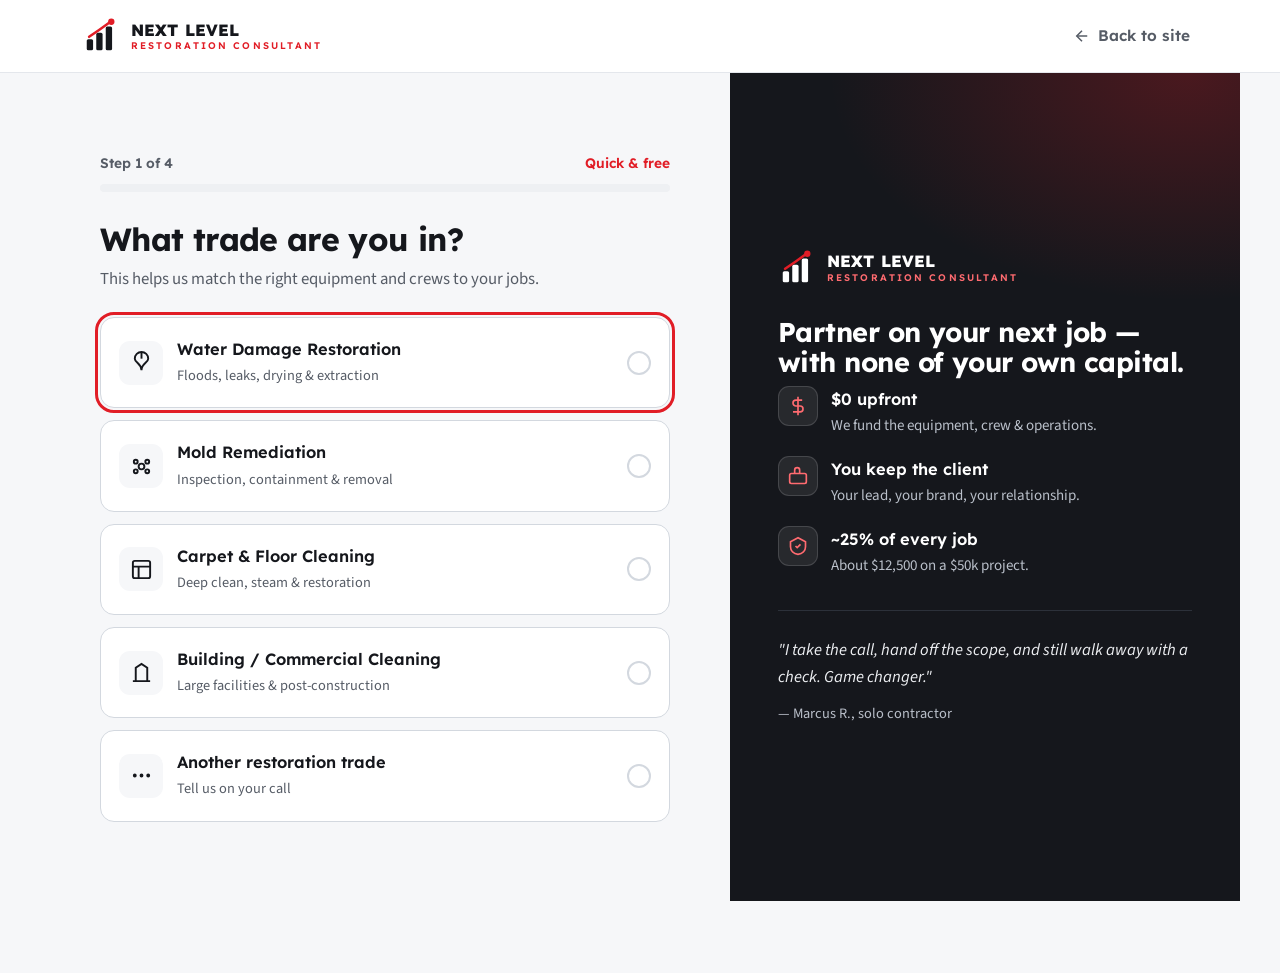
<file: funnel/apply.html>
<!DOCTYPE html>
<html lang="en">
<head>
<meta charset="UTF-8">
<meta name="viewport" content="width=device-width, initial-scale=1">
<title>Apply to Partner — Next Level Restoration Consultant</title>
<meta name="description" content="See if you qualify to partner with Next Level Restoration Consultant. Takes under two minutes — no cost, no obligation.">
<meta name="robots" content="noindex">
<link rel="preconnect" href="https://fonts.googleapis.com">
<link rel="preconnect" href="https://fonts.gstatic.com" crossorigin>
<script>document.documentElement.classList.add("js")</script>
<link rel="stylesheet" href="assets/styles.css">
</head>
<body>

<!-- Minimal header -->
<header class="site-header mini-header">
  <div class="container site-header__inner">
    <a class="brand" href="index.html" aria-label="Next Level Restoration Consultant — home">
      <svg class="brand__mark" viewBox="0 0 48 48" aria-hidden="true">
        <rect x="6" y="28" width="8" height="14" rx="2" fill="#15171C"/><rect x="18" y="20" width="8" height="22" rx="2" fill="#15171C"/><rect x="30" y="12" width="8" height="30" rx="2" fill="#15171C"/>
        <path d="M9 25 L22 16 L36 6" fill="none" stroke="#E11D26" stroke-width="3.2" stroke-linecap="round" stroke-linejoin="round"/><circle cx="37" cy="6" r="4" fill="#E11D26"/>
      </svg>
      <span class="brand__text"><span class="brand__name">NEXT LEVEL</span><span class="brand__sub">Restoration Consultant</span></span>
    </a>
    <a class="step-back" href="index.html">
      <svg viewBox="0 0 24 24" fill="none" stroke="currentColor" stroke-width="2" aria-hidden="true"><line x1="19" y1="12" x2="5" y2="12"/><polyline points="12 19 5 12 12 5"/></svg>
      Back to site
    </a>
  </div>
</header>

<div class="funnel-wrap">
  <div class="container" style="max-width:1200px;padding:0;">
    <div class="funnel-grid">

      <!-- ===== Form ===== -->
      <main class="funnel-main">
        <form class="form-card" data-multistep data-redirect="booking.html" novalidate>

          <!-- Progress -->
          <div class="progress">
            <div class="progress__meta">
              <span data-step-label>Step 1 of 4</span>
              <span class="pct">Quick &amp; free</span>
            </div>
            <div class="progress__track"><div class="progress__bar" data-progress-bar></div></div>
          </div>

          <!-- STEP 1 — Industry -->
          <section data-step>
            <div class="step-head">
              <h2>What trade are you in?</h2>
              <p>This helps us match the right equipment and crews to your jobs.</p>
            </div>
            <div class="choices" data-autoadvance data-required-group="industry">
              <label class="choice">
                <input type="radio" name="industry" value="Water Damage Restoration" required>
                <span class="choice__box">
                  <span class="choice__ico"><svg viewBox="0 0 24 24" fill="none" stroke="currentColor" stroke-width="2" aria-hidden="true"><path d="M12 2v6"/><path d="M5 8c0 4 7 5 7 12 0-7 7-8 7-12a7 7 0 0 0-14 0Z"/></svg></span>
                  <span class="choice__txt"><strong>Water Damage Restoration</strong><span>Floods, leaks, drying &amp; extraction</span></span>
                  <span class="choice__check"><svg viewBox="0 0 24 24" fill="none" stroke="currentColor" stroke-width="3" aria-hidden="true"><polyline points="20 6 9 17 4 12"/></svg></span>
                </span>
              </label>
              <label class="choice">
                <input type="radio" name="industry" value="Mold Remediation">
                <span class="choice__box">
                  <span class="choice__ico"><svg viewBox="0 0 24 24" fill="none" stroke="currentColor" stroke-width="2" aria-hidden="true"><circle cx="12" cy="12" r="3"/><circle cx="6" cy="7" r="2"/><circle cx="18" cy="7" r="2"/><circle cx="6" cy="17" r="2"/><circle cx="18" cy="17" r="2"/></svg></span>
                  <span class="choice__txt"><strong>Mold Remediation</strong><span>Inspection, containment &amp; removal</span></span>
                  <span class="choice__check"><svg viewBox="0 0 24 24" fill="none" stroke="currentColor" stroke-width="3" aria-hidden="true"><polyline points="20 6 9 17 4 12"/></svg></span>
                </span>
              </label>
              <label class="choice">
                <input type="radio" name="industry" value="Carpet Cleaning">
                <span class="choice__box">
                  <span class="choice__ico"><svg viewBox="0 0 24 24" fill="none" stroke="currentColor" stroke-width="2" aria-hidden="true"><rect x="3" y="3" width="18" height="18" rx="2"/><path d="M3 9h18M9 21V9"/></svg></span>
                  <span class="choice__txt"><strong>Carpet &amp; Floor Cleaning</strong><span>Deep clean, steam &amp; restoration</span></span>
                  <span class="choice__check"><svg viewBox="0 0 24 24" fill="none" stroke="currentColor" stroke-width="3" aria-hidden="true"><polyline points="20 6 9 17 4 12"/></svg></span>
                </span>
              </label>
              <label class="choice">
                <input type="radio" name="industry" value="Building Cleaning">
                <span class="choice__box">
                  <span class="choice__ico"><svg viewBox="0 0 24 24" fill="none" stroke="currentColor" stroke-width="2" aria-hidden="true"><path d="M3 21h18M6 21V7l6-4 6 4v14"/><path d="M10 9h.01M14 9h.01M10 13h.01M14 13h.01"/></svg></span>
                  <span class="choice__txt"><strong>Building / Commercial Cleaning</strong><span>Large facilities &amp; post-construction</span></span>
                  <span class="choice__check"><svg viewBox="0 0 24 24" fill="none" stroke="currentColor" stroke-width="3" aria-hidden="true"><polyline points="20 6 9 17 4 12"/></svg></span>
                </span>
              </label>
              <label class="choice">
                <input type="radio" name="industry" value="Other / Adjacent trade">
                <span class="choice__box">
                  <span class="choice__ico"><svg viewBox="0 0 24 24" fill="none" stroke="currentColor" stroke-width="2" aria-hidden="true"><circle cx="12" cy="12" r="1"/><circle cx="19" cy="12" r="1"/><circle cx="5" cy="12" r="1"/></svg></span>
                  <span class="choice__txt"><strong>Another restoration trade</strong><span>Tell us on your call</span></span>
                  <span class="choice__check"><svg viewBox="0 0 24 24" fill="none" stroke="currentColor" stroke-width="3" aria-hidden="true"><polyline points="20 6 9 17 4 12"/></svg></span>
                </span>
              </label>
            </div>
          </section>

          <!-- STEP 2 — Business size -->
          <section data-step hidden>
            <div class="step-head">
              <h2>How's your operation set up today?</h2>
              <p>No wrong answer — we partner with solos and small teams alike.</p>
            </div>
            <div class="choices choices--2" data-autoadvance data-required-group="size" style="margin-bottom:20px;">
              <label class="choice">
                <input type="radio" name="size" value="Solo contractor" required>
                <span class="choice__box">
                  <span class="choice__ico"><svg viewBox="0 0 24 24" fill="none" stroke="currentColor" stroke-width="2" aria-hidden="true"><circle cx="12" cy="8" r="5"/><path d="M20 21a8 8 0 0 0-16 0"/></svg></span>
                  <span class="choice__txt"><strong>Solo contractor</strong><span>It's mostly just me</span></span>
                </span>
              </label>
              <label class="choice">
                <input type="radio" name="size" value="Small team / startup">
                <span class="choice__box">
                  <span class="choice__ico"><svg viewBox="0 0 24 24" fill="none" stroke="currentColor" stroke-width="2" aria-hidden="true"><path d="M17 21v-2a4 4 0 0 0-4-4H5a4 4 0 0 0-4 4v2"/><circle cx="9" cy="7" r="4"/><path d="M23 21v-2a4 4 0 0 0-3-3.87M16 3.13a4 4 0 0 1 0 7.75"/></svg></span>
                  <span class="choice__txt"><strong>Small team / startup</strong><span>A few of us</span></span>
                </span>
              </label>
            </div>
            <div class="step-nav">
              <button type="button" class="step-back" data-prev><svg viewBox="0 0 24 24" fill="none" stroke="currentColor" stroke-width="2" aria-hidden="true"><line x1="19" y1="12" x2="5" y2="12"/><polyline points="12 19 5 12 12 5"/></svg> Back</button>
            </div>
          </section>

          <!-- STEP 3 — Biggest bottleneck -->
          <section data-step hidden>
            <div class="step-head">
              <h2>What's holding you back the most right now?</h2>
              <p>So we lead with what matters on your strategy call.</p>
            </div>
            <div class="choices" data-autoadvance data-required-group="bottleneck">
              <label class="choice">
                <input type="radio" name="bottleneck" value="Cash flow to fund jobs" required>
                <span class="choice__box"><span class="choice__ico"><svg viewBox="0 0 24 24" fill="none" stroke="currentColor" stroke-width="2" aria-hidden="true"><line x1="12" y1="1" x2="12" y2="23"/><path d="M17 5H9.5a3.5 3.5 0 0 0 0 7h5a3.5 3.5 0 0 1 0 7H6"/></svg></span><span class="choice__txt"><strong>Cash flow to fund jobs</strong><span>Can't float upfront costs</span></span><span class="choice__check"><svg viewBox="0 0 24 24" fill="none" stroke="currentColor" stroke-width="3" aria-hidden="true"><polyline points="20 6 9 17 4 12"/></svg></span></span>
              </label>
              <label class="choice">
                <input type="radio" name="bottleneck" value="Equipment &amp; supplies">
                <span class="choice__box"><span class="choice__ico"><svg viewBox="0 0 24 24" fill="none" stroke="currentColor" stroke-width="2" aria-hidden="true"><path d="M14.7 6.3a1 1 0 0 0 0 1.4l1.6 1.6a1 1 0 0 0 1.4 0l3.77-3.77a6 6 0 0 1-7.94 7.94l-6.91 6.91a2.12 2.12 0 0 1-3-3l6.91-6.91a6 6 0 0 1 7.94-7.94l-3.76 3.76Z"/></svg></span><span class="choice__txt"><strong>Equipment &amp; supplies</strong><span>Don't own the gear</span></span><span class="choice__check"><svg viewBox="0 0 24 24" fill="none" stroke="currentColor" stroke-width="3" aria-hidden="true"><polyline points="20 6 9 17 4 12"/></svg></span></span>
              </label>
              <label class="choice">
                <input type="radio" name="bottleneck" value="Labor / crew">
                <span class="choice__box"><span class="choice__ico"><svg viewBox="0 0 24 24" fill="none" stroke="currentColor" stroke-width="2" aria-hidden="true"><path d="M17 21v-2a4 4 0 0 0-4-4H5a4 4 0 0 0-4 4v2"/><circle cx="9" cy="7" r="4"/><path d="M23 21v-2a4 4 0 0 0-3-3.87M16 3.13a4 4 0 0 1 0 7.75"/></svg></span><span class="choice__txt"><strong>Labor / crew</strong><span>Not enough hands</span></span><span class="choice__check"><svg viewBox="0 0 24 24" fill="none" stroke="currentColor" stroke-width="3" aria-hidden="true"><polyline points="20 6 9 17 4 12"/></svg></span></span>
              </label>
              <label class="choice">
                <input type="radio" name="bottleneck" value="All of the above">
                <span class="choice__box"><span class="choice__ico"><svg viewBox="0 0 24 24" fill="none" stroke="currentColor" stroke-width="2" aria-hidden="true"><polyline points="20 6 9 17 4 12"/><path d="M20.5 12a8.5 8.5 0 1 1-3-6.5"/></svg></span><span class="choice__txt"><strong>All of the above</strong><span>I need a full partner</span></span><span class="choice__check"><svg viewBox="0 0 24 24" fill="none" stroke="currentColor" stroke-width="3" aria-hidden="true"><polyline points="20 6 9 17 4 12"/></svg></span></span>
              </label>
            </div>
            <div class="step-nav">
              <button type="button" class="step-back" data-prev><svg viewBox="0 0 24 24" fill="none" stroke="currentColor" stroke-width="2" aria-hidden="true"><line x1="19" y1="12" x2="5" y2="12"/><polyline points="12 19 5 12 12 5"/></svg> Back</button>
            </div>
          </section>

          <!-- STEP 4 — Contact -->
          <section data-step hidden>
            <div class="step-head">
              <h2>Where should we send your next steps?</h2>
              <p>You'll book your free strategy call on the next screen.</p>
            </div>
            <div class="field-row">
              <div class="field">
                <label for="firstName">First name <span class="req">*</span></label>
                <input class="input" type="text" id="firstName" name="firstName" autocomplete="given-name" placeholder="Jordan" required>
              </div>
              <div class="field">
                <label for="lastName">Last name <span class="req">*</span></label>
                <input class="input" type="text" id="lastName" name="lastName" autocomplete="family-name" placeholder="Reyes" required>
              </div>
            </div>
            <div class="field">
              <label for="business">Business name <span class="hint">Optional — leave blank if you're solo</span></label>
              <input class="input" type="text" id="business" name="business" autocomplete="organization" placeholder="Reyes Restoration">
            </div>
            <div class="field">
              <label for="email">Email <span class="req">*</span></label>
              <input class="input" type="email" id="email" name="email" autocomplete="email" inputmode="email" placeholder="you@email.com" required>
            </div>
            <div class="field">
              <label for="phone">Mobile phone <span class="req">*</span><span class="hint">We'll text your call confirmation here</span></label>
              <input class="input" type="tel" id="phone" name="phone" autocomplete="tel" inputmode="tel" placeholder="(555) 123-4567" required>
            </div>
            <div class="step-nav">
              <button type="button" class="step-back" data-prev><svg viewBox="0 0 24 24" fill="none" stroke="currentColor" stroke-width="2" aria-hidden="true"><line x1="19" y1="12" x2="5" y2="12"/><polyline points="12 19 5 12 12 5"/></svg> Back</button>
              <button type="submit" class="btn btn--primary btn--block">
                Continue to Book My Call
                <svg viewBox="0 0 24 24" fill="none" stroke="currentColor" stroke-width="2.2" aria-hidden="true"><line x1="5" y1="12" x2="19" y2="12"/><polyline points="12 5 19 12 12 19"/></svg>
              </button>
            </div>
            <p style="text-align:center;font-size:.84rem;color:var(--muted-2);margin-top:16px;">🔒 Your information is private. No spam, ever. By continuing you agree to be contacted about partnering.</p>
          </section>

        </form>
      </main>

      <!-- ===== Trust sidebar ===== -->
      <aside class="funnel-aside">
        <div class="aside-brand brand">
          <svg class="brand__mark" viewBox="0 0 48 48" aria-hidden="true">
            <rect x="6" y="28" width="8" height="14" rx="2" fill="#fff"/><rect x="18" y="20" width="8" height="22" rx="2" fill="#fff"/><rect x="30" y="12" width="8" height="30" rx="2" fill="#fff"/>
            <path d="M9 25 L22 16 L36 6" fill="none" stroke="#E11D26" stroke-width="3.2" stroke-linecap="round" stroke-linejoin="round"/><circle cx="37" cy="6" r="4" fill="#E11D26"/>
          </svg>
          <span class="brand__text"><span class="brand__name">NEXT LEVEL</span><span class="brand__sub">Restoration Consultant</span></span>
        </div>

        <h2 style="color:#fff;font-size:1.7rem;">Partner on your next job — with none of your own capital.</h2>
        <ul class="aside-list">
          <li><span class="ic"><svg viewBox="0 0 24 24" fill="none" stroke="currentColor" stroke-width="2" aria-hidden="true"><line x1="12" y1="1" x2="12" y2="23"/><path d="M17 5H9.5a3.5 3.5 0 0 0 0 7h5a3.5 3.5 0 0 1 0 7H6"/></svg></span><span><strong>$0 upfront</strong><span>We fund the equipment, crew &amp; operations.</span></span></li>
          <li><span class="ic"><svg viewBox="0 0 24 24" fill="none" stroke="currentColor" stroke-width="2" aria-hidden="true"><path d="M14 9V5a3 3 0 0 0-6 0v4"/><rect x="2" y="9" width="20" height="12" rx="2"/></svg></span><span><strong>You keep the client</strong><span>Your lead, your brand, your relationship.</span></span></li>
          <li><span class="ic"><svg viewBox="0 0 24 24" fill="none" stroke="currentColor" stroke-width="2" aria-hidden="true"><path d="M12 2 3 7v6c0 5 3.8 8.5 9 9 5.2-.5 9-4 9-9V7l-9-5Z"/><path d="m9 12 2 2 4-4"/></svg></span><span><strong>~25% of every job</strong><span>About $12,500 on a $50k project.</span></span></li>
        </ul>

        <div class="aside-quote">
          <p>"I take the call, hand off the scope, and still walk away with a check. Game changer."</p>
          <div class="by">— Marcus R., solo contractor</div>
        </div>
      </aside>

    </div>
  </div>
</div>

<script src="assets/app.js" defer></script>
</body>
</html>
</file>
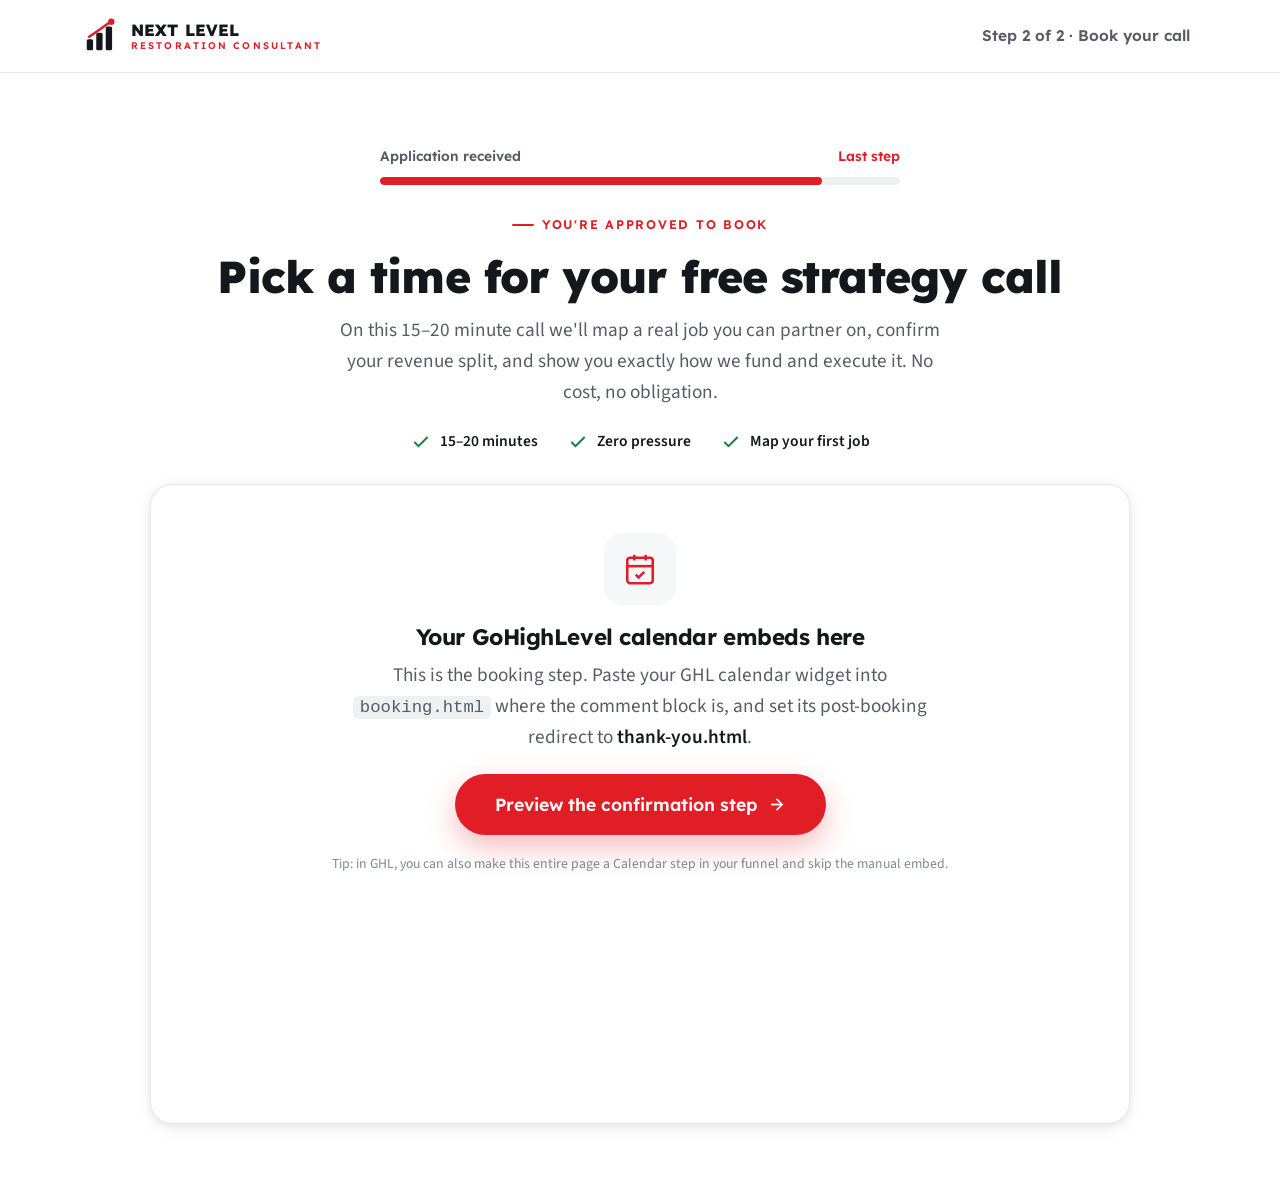
<file: funnel/booking.html>
<!DOCTYPE html>
<html lang="en">
<head>
<meta charset="UTF-8">
<meta name="viewport" content="width=device-width, initial-scale=1">
<title>Book Your Free Strategy Call — Next Level Restoration Consultant</title>
<meta name="description" content="Pick a time for your free, no-obligation partnership strategy call.">
<meta name="robots" content="noindex">
<link rel="preconnect" href="https://fonts.googleapis.com">
<link rel="preconnect" href="https://fonts.gstatic.com" crossorigin>
<script>document.documentElement.classList.add("js")</script>
<link rel="stylesheet" href="assets/styles.css">
</head>
<body>

<header class="site-header mini-header">
  <div class="container site-header__inner">
    <a class="brand" href="index.html" aria-label="Next Level Restoration Consultant — home">
      <svg class="brand__mark" viewBox="0 0 48 48" aria-hidden="true">
        <rect x="6" y="28" width="8" height="14" rx="2" fill="#15171C"/><rect x="18" y="20" width="8" height="22" rx="2" fill="#15171C"/><rect x="30" y="12" width="8" height="30" rx="2" fill="#15171C"/>
        <path d="M9 25 L22 16 L36 6" fill="none" stroke="#E11D26" stroke-width="3.2" stroke-linecap="round" stroke-linejoin="round"/><circle cx="37" cy="6" r="4" fill="#E11D26"/>
      </svg>
      <span class="brand__text"><span class="brand__name">NEXT LEVEL</span><span class="brand__sub">Restoration Consultant</span></span>
    </a>
    <span class="step-back" style="cursor:default;">Step 2 of 2 · Book your call</span>
  </div>
</header>

<div class="step-page">
  <div class="step-panel step-panel--wide">

    <div class="progress" style="max-width:520px;margin:0 auto 30px;">
      <div class="progress__meta"><span>Application received</span><span class="pct">Last step</span></div>
      <div class="progress__track"><div class="progress__bar" style="width:85%;"></div></div>
    </div>

    <span class="eyebrow center" style="justify-content:center;display:flex;">You're approved to book</span>
    <h1 style="font-size:clamp(1.9rem,4vw,2.8rem);">Pick a time for your free strategy call</h1>
    <p class="lead center" style="margin:14px auto 0;">On this 15–20 minute call we'll map a real job you can partner on, confirm your revenue split, and show you exactly how we fund and execute it. No cost, no obligation.</p>

    <div class="trustbar" style="margin:22px 0 30px;">
      <span class="ti"><svg viewBox="0 0 24 24" fill="none" stroke="currentColor" stroke-width="2.4" aria-hidden="true"><polyline points="20 6 9 17 4 12"/></svg> 15–20 minutes</span>
      <span class="ti"><svg viewBox="0 0 24 24" fill="none" stroke="currentColor" stroke-width="2.4" aria-hidden="true"><polyline points="20 6 9 17 4 12"/></svg> Zero pressure</span>
      <span class="ti"><svg viewBox="0 0 24 24" fill="none" stroke="currentColor" stroke-width="2.4" aria-hidden="true"><polyline points="20 6 9 17 4 12"/></svg> Map your first job</span>
    </div>

    <!-- ===================================================================
         GHL CALENDAR EMBED
         Replace the fallback below with your GoHighLevel calendar iframe:
         <iframe src="https://api.leadconnectorhq.com/widget/booking/YOUR_CAL_ID"
                 style="width:100%;border:none;min-height:640px;"
                 scrolling="no" id="msgsndr-calendar"></iframe>
         <script src="https://link.msgsndr.com/js/embed.js"></script>
         On booking confirmation, set the calendar's redirect URL to: thank-you.html
         =================================================================== -->
    <div class="calendar-embed">
      <div class="cal-fallback">
        <div class="cal-fallback__ico">
          <svg viewBox="0 0 24 24" fill="none" stroke="currentColor" stroke-width="1.8" aria-hidden="true"><rect x="3" y="4" width="18" height="18" rx="2"/><line x1="16" y1="2" x2="16" y2="6"/><line x1="8" y1="2" x2="8" y2="6"/><line x1="3" y1="10" x2="21" y2="10"/><path d="m9 16 2 2 4-4"/></svg>
        </div>
        <h2 style="font-size:1.4rem;">Your GoHighLevel calendar embeds here</h2>
        <p class="lead center" style="margin:10px auto 22px;">This is the booking step. Paste your GHL calendar widget into <code style="background:var(--surface-2);padding:2px 7px;border-radius:6px;font-size:.9em;">booking.html</code> where the comment block is, and set its post-booking redirect to <strong>thank-you.html</strong>.</p>
        <a class="btn btn--primary btn--lg" href="thank-you.html">Preview the confirmation step
          <svg viewBox="0 0 24 24" fill="none" stroke="currentColor" stroke-width="2.2" aria-hidden="true"><line x1="5" y1="12" x2="19" y2="12"/><polyline points="12 5 19 12 12 19"/></svg>
        </a>
        <p class="cal-note">Tip: in GHL, you can also make this entire page a Calendar step in your funnel and skip the manual embed.</p>
      </div>
    </div>

  </div>
</div>

<script src="assets/app.js" defer></script>
</body>
</html>
</file>
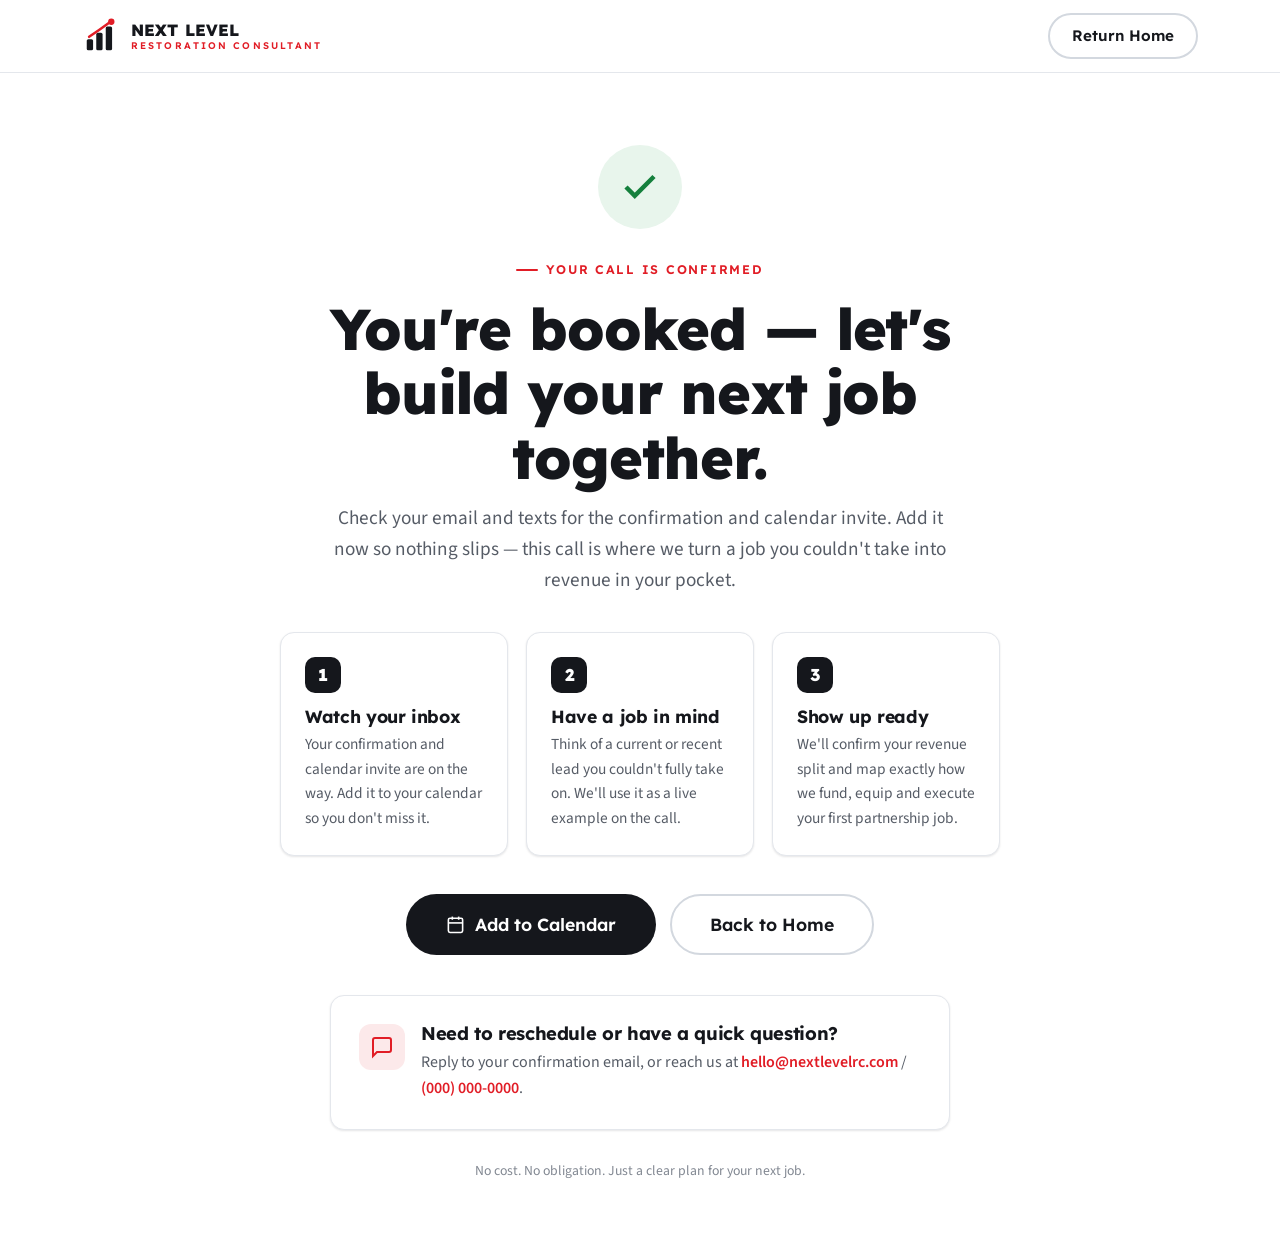
<file: funnel/thank-you.html>
<!DOCTYPE html>
<html lang="en">
<head>
<meta charset="UTF-8">
<meta name="viewport" content="width=device-width, initial-scale=1">
<title>You're Booked — Next Level Restoration Consultant</title>
<meta name="description" content="Your strategy call is confirmed. Here's what happens next.">
<meta name="robots" content="noindex">
<link rel="preconnect" href="https://fonts.googleapis.com">
<link rel="preconnect" href="https://fonts.gstatic.com" crossorigin>
<script>document.documentElement.classList.add("js")</script>
<link rel="stylesheet" href="assets/styles.css">
</head>
<body>

<header class="site-header mini-header">
  <div class="container site-header__inner">
    <a class="brand" href="index.html" aria-label="Next Level Restoration Consultant — home">
      <svg class="brand__mark" viewBox="0 0 48 48" aria-hidden="true">
        <rect x="6" y="28" width="8" height="14" rx="2" fill="#15171C"/><rect x="18" y="20" width="8" height="22" rx="2" fill="#15171C"/><rect x="30" y="12" width="8" height="30" rx="2" fill="#15171C"/>
        <path d="M9 25 L22 16 L36 6" fill="none" stroke="#E11D26" stroke-width="3.2" stroke-linecap="round" stroke-linejoin="round"/><circle cx="37" cy="6" r="4" fill="#E11D26"/>
      </svg>
      <span class="brand__text"><span class="brand__name">NEXT LEVEL</span><span class="brand__sub">Restoration Consultant</span></span>
    </a>
    <a class="btn btn--ghost" href="index.html" style="padding:11px 22px;min-height:46px;font-size:.95rem;">Return Home</a>
  </div>
</header>

<div class="step-page">
  <div class="step-panel">

    <div class="success-badge">
      <svg viewBox="0 0 24 24" fill="none" stroke="currentColor" stroke-width="2.6" aria-hidden="true"><polyline points="20 6 9 17 4 12"/></svg>
    </div>

    <span class="eyebrow" style="display:inline-flex;">Your call is confirmed</span>
    <h1>You're booked — let's build your next job together.</h1>
    <p class="lead center" style="margin:14px auto 0;">Check your email and texts for the confirmation and calendar invite. Add it now so nothing slips — this call is where we turn a job you couldn't take into revenue in your pocket.</p>

    <!-- Next steps -->
    <div class="next-steps">
      <div class="next-step">
        <div class="n">1</div>
        <h3>Watch your inbox</h3>
        <p>Your confirmation and calendar invite are on the way. Add it to your calendar so you don't miss it.</p>
      </div>
      <div class="next-step">
        <div class="n">2</div>
        <h3>Have a job in mind</h3>
        <p>Think of a current or recent lead you couldn't fully take on. We'll use it as a live example on the call.</p>
      </div>
      <div class="next-step">
        <div class="n">3</div>
        <h3>Show up ready</h3>
        <p>We'll confirm your revenue split and map exactly how we fund, equip and execute your first partnership job.</p>
      </div>
    </div>

    <!-- Add to calendar + contact -->
    <div style="margin-top:38px;display:flex;gap:14px;justify-content:center;flex-wrap:wrap;">
      <!-- Replace href with a generated Add-to-Calendar link, or let GHL handle invites -->
      <a class="btn btn--dark btn--lg" href="#" data-add-calendar>
        <svg viewBox="0 0 24 24" fill="none" stroke="currentColor" stroke-width="2" aria-hidden="true"><rect x="3" y="4" width="18" height="18" rx="2"/><line x1="16" y1="2" x2="16" y2="6"/><line x1="8" y1="2" x2="8" y2="6"/><line x1="3" y1="10" x2="21" y2="10"/></svg>
        Add to Calendar
      </a>
      <a class="btn btn--ghost btn--lg" href="index.html">Back to Home</a>
    </div>

    <!-- Reassurance / what to expect -->
    <div class="card" style="margin-top:40px;text-align:left;max-width:620px;margin-inline:auto;">
      <div style="display:flex;gap:16px;align-items:flex-start;">
        <span class="offer-card__badge" style="flex:0 0 auto;"><svg viewBox="0 0 24 24" fill="none" stroke="currentColor" stroke-width="2" aria-hidden="true"><path d="M21 15a2 2 0 0 1-2 2H7l-4 4V5a2 2 0 0 1 2-2h14a2 2 0 0 1 2 2z"/></svg></span>
        <div>
          <h3 style="font-size:1.15rem;margin-bottom:6px;">Need to reschedule or have a quick question?</h3>
          <p style="font-size:1rem;">Reply to your confirmation email, or reach us at <a href="mailto:hello@nextlevelrc.com" style="color:var(--red);font-weight:600;">hello@nextlevelrc.com</a> / <a href="tel:+10000000000" style="color:var(--red);font-weight:600;">(000) 000-0000</a>.</p>
        </div>
      </div>
    </div>

    <p style="margin-top:30px;font-size:.86rem;color:var(--muted-2);">No cost. No obligation. Just a clear plan for your next job.</p>
  </div>
</div>

<script src="assets/app.js" defer></script>
</body>
</html>
</file>
<file: funnel/assets/styles.css>
/* =====================================================================
   NEXT LEVEL RESTORATION CONSULTANT — Funnel Design System
   Brand: Charcoal/Black + Bright Red on White
   Type:  Lexend (headings) + Source Sans 3 (body)
   ===================================================================== */

@import url('https://fonts.googleapis.com/css2?family=Lexend:wght@400;500;600;700;800&family=Source+Sans+3:wght@400;500;600;700&display=swap');

/* ------------------------------ Tokens ------------------------------ */
:root {
  /* Brand */
  --ink:        #15171C;   /* near-black — primary text, dark sections */
  --ink-2:      #20242B;   /* elevated dark surface */
  --ink-3:      #2C313A;   /* dark borders / lines */
  --red:        #E11D26;   /* brand red — primary CTA */
  --red-dark:   #BE141B;   /* CTA hover */
  --red-tint:   #FCE9EA;   /* red wash background */

  /* Neutrals */
  --bg:         #FFFFFF;
  --surface:    #F6F7F9;   /* light gray section */
  --surface-2:  #EEF0F3;
  --fg:         #15171C;   /* body text on light */
  --muted:      #565C66;   /* secondary text */
  --muted-2:    #828892;   /* tertiary text */
  --border:     #E4E7EC;
  --border-2:   #D3D8DF;

  /* States */
  --star:       #F5A623;
  --success:    #15803D;
  --success-bg: #E8F5EC;

  /* Effects */
  --radius-sm:  8px;
  --radius:     14px;
  --radius-lg:  22px;
  --radius-pill:999px;
  --shadow-sm:  0 1px 2px rgba(20,23,28,.06), 0 1px 3px rgba(20,23,28,.05);
  --shadow:     0 4px 16px rgba(20,23,28,.08), 0 2px 6px rgba(20,23,28,.05);
  --shadow-lg:  0 24px 60px rgba(20,23,28,.16), 0 8px 24px rgba(20,23,28,.10);
  --shadow-red: 0 12px 30px rgba(225,29,38,.30);

  --maxw: 1160px;
  --gap:  clamp(56px, 8vw, 104px);  /* section vertical rhythm */
}

/* ------------------------------ Reset ------------------------------- */
*,*::before,*::after { box-sizing: border-box; }
* { margin: 0; }
html { -webkit-text-size-adjust: 100%; scroll-behavior: smooth; }
@media (prefers-reduced-motion: reduce) {
  html { scroll-behavior: auto; }
  *,*::before,*::after { animation-duration:.001ms!important; animation-iteration-count:1!important; transition-duration:.001ms!important; }
}
body {
  font-family: 'Source Sans 3', system-ui, -apple-system, Segoe UI, Roboto, sans-serif;
  color: var(--fg);
  background: var(--bg);
  font-size: 17px;
  line-height: 1.6;
  -webkit-font-smoothing: antialiased;
  text-rendering: optimizeLegibility;
}
img,svg { display:block; max-width:100%; }
a { color: inherit; text-decoration: none; }
button { font: inherit; cursor: pointer; }

h1,h2,h3,h4 { font-family:'Lexend', system-ui, sans-serif; line-height:1.12; letter-spacing:-.02em; color:var(--ink); font-weight:700; }
h1 { font-size: clamp(2.1rem, 5.2vw, 3.6rem); font-weight:800; }
h2 { font-size: clamp(1.7rem, 3.8vw, 2.7rem); }
h3 { font-size: clamp(1.2rem, 2vw, 1.5rem); }
p  { color: var(--muted); }
strong { color: var(--ink); font-weight:600; }

/* ------------------------------ Layout ------------------------------ */
.container { width:100%; max-width:var(--maxw); margin-inline:auto; padding-inline:22px; }
.section { padding-block: var(--gap); }
.section--tight { padding-block: clamp(40px,6vw,68px); }
.section--ink { background:var(--ink); color:#fff; }
.section--ink h2,.section--ink h3 { color:#fff; }
.section--ink p { color:#B9BFC9; }
.section--surface { background:var(--surface); }
.eyebrow {
  display:inline-flex; align-items:center; gap:8px;
  font-family:'Lexend',sans-serif; font-weight:600; font-size:.78rem;
  letter-spacing:.14em; text-transform:uppercase; color:var(--red);
  margin-bottom:16px;
}
.eyebrow::before { content:""; width:22px; height:2px; background:var(--red); border-radius:2px; }
.section--ink .eyebrow { color:#FF6B70; }
.section--ink .eyebrow::before { background:#FF6B70; }
.lead { font-size:clamp(1.05rem,1.5vw,1.25rem); color:var(--muted); max-width:62ch; }
.center { text-align:center; }
.center .lead,.center .eyebrow { margin-inline:auto; }
.center .eyebrow { justify-content:center; }

/* ------------------------------ Buttons ----------------------------- */
.btn {
  display:inline-flex; align-items:center; justify-content:center; gap:10px;
  font-family:'Lexend',sans-serif; font-weight:600; font-size:1.02rem;
  padding:16px 30px; border-radius:var(--radius-pill); border:2px solid transparent;
  min-height:54px; transition:transform .18s ease, box-shadow .18s ease, background .18s ease, color .18s ease, border-color .18s ease;
  will-change:transform; line-height:1; text-align:center;
}
.btn svg { width:19px; height:19px; }
.btn--primary { background:var(--red); color:#fff; box-shadow:var(--shadow-red); }
.btn--primary:hover { background:var(--red-dark); transform:translateY(-2px); box-shadow:0 16px 36px rgba(225,29,38,.38); }
.btn--primary:active { transform:translateY(0); }
.btn--dark { background:var(--ink); color:#fff; }
.btn--dark:hover { background:var(--ink-2); transform:translateY(-2px); box-shadow:var(--shadow); }
.btn--ghost { background:transparent; color:var(--ink); border-color:var(--border-2); }
.btn--ghost:hover { border-color:var(--ink); transform:translateY(-2px); }
.section--ink .btn--ghost { color:#fff; border-color:rgba(255,255,255,.28); }
.section--ink .btn--ghost:hover { border-color:#fff; background:rgba(255,255,255,.06); }
.btn--lg { font-size:1.1rem; padding:19px 38px; min-height:60px; }
.btn--block { width:100%; }
.btn:focus-visible { outline:3px solid var(--red); outline-offset:3px; }
a:focus-visible,button:focus-visible { outline:3px solid var(--red); outline-offset:3px; border-radius:6px; }

/* ------------------------------ Header ------------------------------ */
.site-header {
  position:sticky; top:0; z-index:100; background:rgba(255,255,255,.86);
  backdrop-filter:saturate(160%) blur(12px); -webkit-backdrop-filter:saturate(160%) blur(12px);
  border-bottom:1px solid var(--border);
}
.site-header__inner { display:flex; align-items:center; justify-content:space-between; height:72px; gap:20px; }
.brand { display:flex; align-items:center; gap:11px; }
.brand__mark { width:38px; height:38px; flex:0 0 auto; }
.brand__text { display:flex; flex-direction:column; line-height:1; }
.brand__name { font-family:'Lexend',sans-serif; font-weight:800; font-size:1.02rem; letter-spacing:.01em; color:var(--ink); }
.brand__sub { font-family:'Lexend',sans-serif; font-weight:600; font-size:.6rem; letter-spacing:.22em; text-transform:uppercase; color:var(--red); margin-top:3px; }
.nav { display:flex; align-items:center; gap:30px; }
.nav a.nav__link { font-weight:600; color:var(--ink); font-size:.97rem; opacity:.82; transition:opacity .15s; }
.nav a.nav__link:hover { opacity:1; }
.header-cta { display:flex; align-items:center; gap:14px; }
.header-cta .btn { padding:11px 22px; min-height:46px; font-size:.95rem; }
.header-phone { display:inline-flex; align-items:center; gap:7px; font-family:'Lexend',sans-serif; font-weight:600; color:var(--ink); font-size:.95rem; }
.header-phone svg { width:17px; height:17px; color:var(--red); }
.nav-toggle { display:none; width:46px; height:46px; border:1px solid var(--border-2); border-radius:11px; background:#fff; align-items:center; justify-content:center; }
.nav-toggle svg { width:22px; height:22px; color:var(--ink); }

/* ------------------------------ Hero -------------------------------- */
.hero { position:relative; overflow:hidden; background:var(--ink); color:#fff; }
.hero::before { /* subtle grid + red glow */
  content:""; position:absolute; inset:0;
  background:
    radial-gradient(1100px 520px at 78% -8%, rgba(225,29,38,.28), transparent 60%),
    radial-gradient(800px 500px at 0% 110%, rgba(225,29,38,.12), transparent 55%),
    linear-gradient(180deg, #181B21 0%, #111318 100%);
}
.hero::after {
  content:""; position:absolute; inset:0; opacity:.5;
  background-image:linear-gradient(rgba(255,255,255,.035) 1px, transparent 1px),linear-gradient(90deg, rgba(255,255,255,.035) 1px, transparent 1px);
  background-size:56px 56px; mask-image:radial-gradient(900px 600px at 70% 20%, #000, transparent 75%);
}
.hero__inner { position:relative; z-index:1; display:grid; grid-template-columns:1.08fr .92fr; gap:54px; align-items:center; padding-block:clamp(56px,8vw,96px); }
.hero h1 { color:#fff; }
.hero h1 .accent { color:#fff; background:linear-gradient(180deg, transparent 62%, rgba(225,29,38,.85) 62%); padding:0 .06em; }
.hero__sub { color:#C3C9D4; font-size:clamp(1.08rem,1.6vw,1.3rem); margin-top:22px; max-width:56ch; }
.pill {
  display:inline-flex; align-items:center; gap:9px; background:rgba(255,255,255,.08);
  border:1px solid rgba(255,255,255,.16); color:#fff; padding:8px 16px; border-radius:var(--radius-pill);
  font-family:'Lexend',sans-serif; font-weight:600; font-size:.82rem; letter-spacing:.02em; margin-bottom:26px;
}
.pill .dot { width:8px; height:8px; border-radius:50%; background:#3FC67A; box-shadow:0 0 0 4px rgba(63,198,122,.22); }
.hero__cta { display:flex; flex-wrap:wrap; gap:14px; margin-top:34px; }
.hero__trust { display:flex; flex-wrap:wrap; align-items:center; gap:10px 22px; margin-top:30px; color:#AEB5C0; font-size:.95rem; }
.hero__trust .ti { display:inline-flex; align-items:center; gap:8px; }
.hero__trust svg { width:18px; height:18px; color:#3FC67A; }

/* Hero offer card */
.offer-card {
  background:#fff; color:var(--ink); border-radius:var(--radius-lg); padding:30px;
  box-shadow:var(--shadow-lg); border:1px solid rgba(255,255,255,.5);
}
.offer-card__top { display:flex; align-items:center; gap:12px; padding-bottom:18px; border-bottom:1px solid var(--border); margin-bottom:20px; }
.offer-card__badge { width:46px; height:46px; border-radius:12px; background:var(--red-tint); display:grid; place-items:center; flex:0 0 auto; }
.offer-card__badge svg { width:24px; height:24px; color:var(--red); }
.offer-card h3 { font-size:1.12rem; }
.offer-card__row { display:flex; align-items:flex-start; gap:12px; padding:11px 0; }
.offer-card__row svg { width:21px; height:21px; color:var(--success); flex:0 0 auto; margin-top:2px; }
.offer-card__row span { font-size:1rem; color:var(--ink); font-weight:500; }
.offer-card__foot { margin-top:18px; padding-top:18px; border-top:1px solid var(--border); display:flex; align-items:center; gap:10px; }
.offer-card__foot .stat { font-family:'Lexend',sans-serif; font-weight:800; font-size:1.7rem; color:var(--red); }
.offer-card__foot .lbl { font-size:.9rem; color:var(--muted); line-height:1.3; }

/* ------------------------------ Logo strip -------------------------- */
.logos { display:flex; flex-wrap:wrap; align-items:center; justify-content:center; gap:14px 40px; }
.logos__label { width:100%; text-align:center; font-family:'Lexend',sans-serif; font-weight:600; font-size:.8rem; letter-spacing:.14em; text-transform:uppercase; color:var(--muted-2); margin-bottom:6px; }
.logos .chip {
  display:inline-flex; align-items:center; gap:9px; font-family:'Lexend',sans-serif; font-weight:600;
  color:var(--ink); font-size:1.02rem; opacity:.8;
}
.logos .chip svg { width:22px; height:22px; color:var(--red); }

/* ------------------------------ Cards ------------------------------- */
.grid { display:grid; gap:22px; }
.grid--3 { grid-template-columns:repeat(3,1fr); }
.grid--4 { grid-template-columns:repeat(4,1fr); }
.grid--2 { grid-template-columns:repeat(2,1fr); }

.card {
  background:#fff; border:1px solid var(--border); border-radius:var(--radius); padding:28px;
  box-shadow:var(--shadow-sm); transition:transform .2s ease, box-shadow .2s ease, border-color .2s ease;
}
.card:hover { transform:translateY(-4px); box-shadow:var(--shadow); border-color:var(--border-2); }
.card__icon { width:52px; height:52px; border-radius:13px; background:var(--ink); display:grid; place-items:center; margin-bottom:18px; }
.card__icon svg { width:26px; height:26px; color:#fff; }
.card--red .card__icon { background:var(--red); }
.card h3 { margin-bottom:9px; font-size:1.22rem; }
.card p { font-size:1rem; }

/* Pain cards */
.pain { border-left:3px solid var(--red); }
.pain .card__icon { background:var(--red-tint); }
.pain .card__icon svg { color:var(--red); }

/* Steps */
.steps { counter-reset:step; display:grid; gap:20px; grid-template-columns:repeat(3,1fr); }
.step { position:relative; background:var(--ink-2); border:1px solid var(--ink-3); border-radius:var(--radius); padding:30px 26px; }
.step__num { counter-increment:step; font-family:'Lexend',sans-serif; font-weight:800; font-size:1rem; width:42px; height:42px; border-radius:11px; background:var(--red); color:#fff; display:grid; place-items:center; margin-bottom:18px; }
.step__num::before { content:"0" counter(step); }
.step h3 { color:#fff; font-size:1.18rem; margin-bottom:8px; }
.step p { color:#AEB5C0; font-size:1rem; }
.step__line { position:absolute; top:51px; right:-11px; width:22px; height:2px; background:var(--ink-3); z-index:2; }
.steps .step:last-child .step__line { display:none; }

/* Split / example */
.split { display:grid; grid-template-columns:1fr 1fr; gap:54px; align-items:center; }
.checklist { list-style:none; padding:0; display:grid; gap:14px; margin-top:8px; }
.checklist li { display:flex; align-items:flex-start; gap:13px; font-size:1.06rem; color:var(--ink); font-weight:500; }
.checklist li svg { width:24px; height:24px; color:var(--red); flex:0 0 auto; margin-top:1px; }
.section--ink .checklist li { color:#EDEFF2; }

/* Revenue example panel */
.example {
  background:linear-gradient(160deg,#fff,#FBFCFD); border:1px solid var(--border); border-radius:var(--radius-lg);
  padding:34px; box-shadow:var(--shadow);
}
.example__head { display:flex; align-items:center; gap:12px; margin-bottom:22px; }
.example__head .tag { font-family:'Lexend',sans-serif; font-weight:600; font-size:.74rem; letter-spacing:.12em; text-transform:uppercase; color:var(--red); background:var(--red-tint); padding:6px 12px; border-radius:var(--radius-pill); }
.bar { display:flex; align-items:center; justify-content:space-between; padding:16px 0; border-bottom:1px dashed var(--border-2); }
.bar:last-of-type { border-bottom:none; }
.bar .k { color:var(--muted); font-size:1rem; }
.bar .v { font-family:'Lexend',sans-serif; font-weight:700; font-size:1.3rem; color:var(--ink); }
.bar--hi { background:var(--ink); margin:14px -34px -34px; padding:22px 34px; border-radius:0 0 var(--radius-lg) var(--radius-lg); border:none; }
.bar--hi .k { color:#C3C9D4; }
.bar--hi .v { color:#3FC67A; font-size:1.7rem; }

/* ------------------------------ Stats ------------------------------- */
.stats { display:grid; grid-template-columns:repeat(4,1fr); gap:22px; }
.stat-card { text-align:center; padding:22px 16px; }
.stat-card .num { font-family:'Lexend',sans-serif; font-weight:800; font-size:clamp(2.1rem,4vw,3rem); color:var(--red); line-height:1; }
.stat-card .cap { margin-top:10px; color:var(--muted); font-size:.98rem; }
.section--ink .stat-card .cap { color:#AEB5C0; }

/* ------------------------------ Testimonials ------------------------ */
.quote { background:#fff; border:1px solid var(--border); border-radius:var(--radius); padding:28px; box-shadow:var(--shadow-sm); display:flex; flex-direction:column; gap:16px; height:100%; }
.quote__stars { display:flex; gap:3px; }
.quote__stars svg { width:18px; height:18px; color:var(--star); }
.quote p { color:var(--ink); font-size:1.06rem; line-height:1.55; }
.quote__by { display:flex; align-items:center; gap:12px; margin-top:auto; }
.avatar { width:46px; height:46px; border-radius:50%; background:var(--ink); color:#fff; display:grid; place-items:center; font-family:'Lexend',sans-serif; font-weight:700; font-size:1rem; flex:0 0 auto; }
.quote__by .who { font-family:'Lexend',sans-serif; font-weight:700; color:var(--ink); font-size:.98rem; }
.quote__by .role { color:var(--muted); font-size:.88rem; }

/* ------------------------------ FAQ --------------------------------- */
.faq { max-width:780px; margin-inline:auto; display:grid; gap:14px; }
.faq__item { background:#fff; border:1px solid var(--border); border-radius:var(--radius); overflow:hidden; }
.faq__q { width:100%; display:flex; align-items:center; justify-content:space-between; gap:16px; padding:22px 24px; background:none; border:none; text-align:left; font-family:'Lexend',sans-serif; font-weight:600; font-size:1.08rem; color:var(--ink); }
.faq__q .ico { width:30px; height:30px; flex:0 0 auto; border-radius:50%; background:var(--surface); display:grid; place-items:center; transition:transform .25s ease, background .2s; }
.faq__q .ico svg { width:17px; height:17px; color:var(--ink); }
.faq__item[open] .faq__q .ico { transform:rotate(45deg); background:var(--red); }
.faq__item[open] .faq__q .ico svg { color:#fff; }
.faq__a { padding:0 24px 22px; color:var(--muted); font-size:1.02rem; }
.faq__q::-webkit-details-marker { display:none; }

/* ------------------------------ CTA band ---------------------------- */
.ctaband { position:relative; overflow:hidden; background:var(--red); color:#fff; border-radius:var(--radius-lg); padding:clamp(40px,6vw,68px); text-align:center; }
.ctaband::after { content:""; position:absolute; inset:0; background:radial-gradient(700px 300px at 50% -40%, rgba(255,255,255,.22), transparent 70%); }
.ctaband > * { position:relative; z-index:1; }
.ctaband h2 { color:#fff; }
.ctaband p { color:rgba(255,255,255,.92); max-width:54ch; margin:14px auto 0; }
.ctaband .btn--primary { background:#fff; color:var(--red); box-shadow:0 14px 30px rgba(0,0,0,.18); }
.ctaband .btn--primary:hover { background:var(--ink); color:#fff; }

/* ------------------------------ Footer ------------------------------ */
.site-footer { background:var(--ink); color:#9AA1AC; padding-block:54px 30px; }
.site-footer .brand__name { color:#fff; }
.footer-grid { display:grid; grid-template-columns:1.4fr 1fr 1fr; gap:40px; padding-bottom:34px; border-bottom:1px solid var(--ink-3); }
.site-footer h4 { color:#fff; font-family:'Lexend',sans-serif; font-size:.82rem; letter-spacing:.12em; text-transform:uppercase; margin-bottom:16px; }
.site-footer a { color:#9AA1AC; font-size:.98rem; line-height:2; transition:color .15s; }
.site-footer a:hover { color:#fff; }
.footer-bottom { display:flex; flex-wrap:wrap; gap:12px; justify-content:space-between; align-items:center; padding-top:24px; font-size:.86rem; color:#727A85; }
.footer-disclaimer { max-width:560px; margin-top:12px; font-size:.82rem; line-height:1.55; color:#727A85; }

/* ------------------------------ Trust bar --------------------------- */
.trustbar { display:flex; flex-wrap:wrap; justify-content:center; gap:14px 30px; }
.trustbar .ti { display:inline-flex; align-items:center; gap:9px; font-weight:600; color:var(--ink); font-size:.97rem; }
.trustbar .ti svg { width:20px; height:20px; color:var(--success); }

/* ------------------------------ Reveal ------------------------------ */
/* Progressive enhancement: only hide when JS is active (html.js).
   Without JS — or if the observer never fires — content stays visible. */
.js .reveal { opacity:0; transform:translateY(22px); transition:opacity .6s ease, transform .6s ease; }
.js .reveal.in, .reveal.in { opacity:1; transform:none; }
@media (prefers-reduced-motion: reduce){ .js .reveal{opacity:1;transform:none;} }

/* ------------------------------ Mobile nav -------------------------- */
.mobile-menu { display:none; position:fixed; inset:72px 0 0; background:#fff; z-index:99; padding:24px 22px; flex-direction:column; gap:6px; border-top:1px solid var(--border); }
.mobile-menu.open { display:flex; }
.mobile-menu a { padding:15px 8px; font-family:'Lexend',sans-serif; font-weight:600; font-size:1.1rem; color:var(--ink); border-bottom:1px solid var(--border); }
.mobile-menu .btn { margin-top:14px; }

/* ============================ FORM / FUNNEL STEPS ==================== */
.funnel-wrap { min-height:100dvh; background:var(--surface); }
.funnel-grid { display:grid; grid-template-columns:1.15fr .85fr; gap:0; min-height:calc(100dvh - 72px); }
.funnel-main { padding:clamp(28px,5vw,64px) clamp(22px,5vw,60px); display:flex; align-items:center; }
.funnel-aside { background:var(--ink); color:#fff; padding:clamp(32px,5vw,60px) clamp(26px,4vw,48px); display:flex; flex-direction:column; justify-content:center; position:relative; overflow:hidden; }
.funnel-aside::before { content:""; position:absolute; inset:0; background:radial-gradient(600px 380px at 90% 0%, rgba(225,29,38,.26), transparent 60%); }
.funnel-aside > * { position:relative; z-index:1; }

.form-card { width:100%; max-width:600px; margin-inline:auto; }
.progress { margin-bottom:30px; }
.progress__meta { display:flex; justify-content:space-between; align-items:center; margin-bottom:10px; font-family:'Lexend',sans-serif; font-weight:600; font-size:.86rem; color:var(--muted); }
.progress__meta .pct { color:var(--red); }
.progress__track { height:8px; background:var(--surface-2); border-radius:var(--radius-pill); overflow:hidden; }
.progress__bar { height:100%; width:0; background:var(--red); border-radius:var(--radius-pill); transition:width .4s cubic-bezier(.4,0,.2,1); }

.step-head { margin-bottom:24px; }
.step-head h2 { font-size:clamp(1.5rem,3vw,2rem); }
.step-head p { margin-top:8px; font-size:1.05rem; }

.field { margin-bottom:18px; }
.field > label { display:block; font-family:'Lexend',sans-serif; font-weight:600; font-size:.96rem; color:var(--ink); margin-bottom:8px; }
.field .req { color:var(--red); }
.field .hint { display:block; font-weight:400; font-size:.85rem; color:var(--muted-2); margin-top:3px; }
.input, .select, .textarea {
  width:100%; padding:15px 16px; font:inherit; font-size:1.02rem; color:var(--ink);
  background:#fff; border:1.5px solid var(--border-2); border-radius:var(--radius-sm); min-height:54px;
  transition:border-color .15s, box-shadow .15s;
}
.textarea { min-height:120px; resize:vertical; }
.input:focus, .select:focus, .textarea:focus { outline:none; border-color:var(--red); box-shadow:0 0 0 4px var(--red-tint); }
.input::placeholder { color:var(--muted-2); }
.field-row { display:grid; grid-template-columns:1fr 1fr; gap:14px; }

/* Choice cards */
.choices { display:grid; gap:12px; }
.choices--2 { grid-template-columns:1fr 1fr; }
.choice { position:relative; }
.choice input { position:absolute; opacity:0; inset:0; cursor:pointer; }
.choice__box {
  display:flex; align-items:center; gap:14px; padding:18px; border:1.5px solid var(--border-2);
  border-radius:var(--radius); background:#fff; transition:border-color .15s, box-shadow .15s, transform .12s; cursor:pointer; height:100%;
}
.choice__box:hover { border-color:var(--ink); }
.choice input:checked + .choice__box { border-color:var(--red); box-shadow:0 0 0 4px var(--red-tint); }
.choice input:focus-visible + .choice__box { outline:3px solid var(--red); outline-offset:2px; }
.choice__ico { width:44px; height:44px; flex:0 0 auto; border-radius:11px; background:var(--surface); display:grid; place-items:center; }
.choice__ico svg { width:23px; height:23px; color:var(--ink); }
.choice input:checked + .choice__box .choice__ico { background:var(--red); }
.choice input:checked + .choice__box .choice__ico svg { color:#fff; }
.choice__txt strong { display:block; font-family:'Lexend',sans-serif; font-size:1.02rem; color:var(--ink); }
.choice__txt span { font-size:.9rem; color:var(--muted); }
.choice__check { margin-left:auto; width:24px; height:24px; border-radius:50%; border:2px solid var(--border-2); display:grid; place-items:center; flex:0 0 auto; transition:.15s; }
.choice__check svg { width:14px; height:14px; color:#fff; opacity:0; }
.choice input:checked + .choice__box .choice__check { background:var(--red); border-color:var(--red); }
.choice input:checked + .choice__box .choice__check svg { opacity:1; }

.step-nav { display:flex; gap:12px; align-items:center; margin-top:26px; }
.step-nav .btn--ghost { padding:15px 22px; }
.step-back { display:inline-flex; align-items:center; gap:7px; background:none; border:none; color:var(--muted); font-family:'Lexend',sans-serif; font-weight:600; font-size:.96rem; padding:8px; }
.step-back:hover { color:var(--ink); }
.step-back svg { width:18px; height:18px; }

/* Aside trust list */
.aside-brand { display:flex; align-items:center; gap:11px; margin-bottom:30px; }
.aside-brand .brand__name { color:#fff; } .aside-brand .brand__sub { color:#FF6B70; }
.aside-list { list-style:none; padding:0; display:grid; gap:18px; margin:8px 0 0; }
.aside-list li { display:flex; gap:13px; align-items:flex-start; }
.aside-list .ic { width:40px; height:40px; flex:0 0 auto; border-radius:11px; background:rgba(255,255,255,.08); border:1px solid rgba(255,255,255,.14); display:grid; place-items:center; }
.aside-list .ic svg { width:20px; height:20px; color:#FF6B70; }
.aside-list strong { display:block; color:#fff; font-family:'Lexend',sans-serif; font-size:1.02rem; margin-bottom:2px; }
.aside-list span { color:#B9BFC9; font-size:.94rem; }
.aside-quote { margin-top:32px; padding-top:26px; border-top:1px solid var(--ink-3); }
.aside-quote p { color:#EDEFF2; font-size:1.04rem; font-style:italic; }
.aside-quote .by { margin-top:12px; color:#B9BFC9; font-size:.9rem; }

/* Centered single-column step page (booking / thank-you) */
.step-page { display:flex; align-items:center; justify-content:center; min-height:calc(100dvh - 72px); padding:clamp(32px,6vw,72px) 22px; }
.step-panel { width:100%; max-width:720px; text-align:center; }
.step-panel--wide { max-width:980px; }
.success-badge { width:84px; height:84px; border-radius:50%; background:var(--success-bg); display:grid; place-items:center; margin:0 auto 24px; animation:pop .5s cubic-bezier(.2,.8,.2,1.2); }
.success-badge svg { width:42px; height:42px; color:var(--success); }
@keyframes pop { 0%{transform:scale(.5);opacity:0;} 100%{transform:scale(1);opacity:1;} }
@media (prefers-reduced-motion: reduce){ .success-badge{animation:none;} }

.next-steps { display:grid; grid-template-columns:repeat(3,1fr); gap:18px; margin-top:36px; text-align:left; }
.next-step { background:#fff; border:1px solid var(--border); border-radius:var(--radius); padding:24px; box-shadow:var(--shadow-sm); }
.next-step .n { width:36px; height:36px; border-radius:10px; background:var(--ink); color:#fff; font-family:'Lexend',sans-serif; font-weight:800; display:grid; place-items:center; margin-bottom:14px; }
.next-step h3 { font-size:1.1rem; margin-bottom:6px; }
.next-step p { font-size:.96rem; }

/* Calendar embed placeholder */
.calendar-embed { background:#fff; border:1px solid var(--border); border-radius:var(--radius-lg); box-shadow:var(--shadow); overflow:hidden; min-height:640px; }
.calendar-embed iframe { width:100%; min-height:640px; border:0; display:block; }
.cal-fallback { padding:48px 28px; text-align:center; }
.cal-fallback__ico { width:72px; height:72px; border-radius:18px; background:var(--surface); display:grid; place-items:center; margin:0 auto 20px; }
.cal-fallback__ico svg { width:34px; height:34px; color:var(--red); }
.cal-note { margin-top:18px; font-size:.86rem; color:var(--muted-2); }

.mini-header { background:#fff; border-bottom:1px solid var(--border); }
.mini-header .site-header__inner { height:72px; }

@media (max-width: 900px){
  .funnel-grid { grid-template-columns:1fr; }
  .funnel-aside { order:2; }
  .next-steps { grid-template-columns:1fr; }
  .field-row, .choices--2 { grid-template-columns:1fr; }
}

/* ============================ RESPONSIVE ============================= */
@media (max-width: 980px){
  .hero__inner { grid-template-columns:1fr; gap:40px; }
  .hero__visual { order:-1; }
  .split { grid-template-columns:1fr; gap:34px; }
  .grid--4 { grid-template-columns:repeat(2,1fr); }
  .stats { grid-template-columns:repeat(2,1fr); }
  .footer-grid { grid-template-columns:1fr 1fr; }
  .steps { grid-template-columns:1fr; }
  .step__line { display:none; }
}
@media (max-width: 760px){
  .nav, .header-cta .btn, .header-phone { display:none; }
  .header-cta .nav-toggle { display:flex; }
  .nav-toggle { display:flex; }
  .grid--3, .grid--2 { grid-template-columns:1fr; }
  body { font-size:16.5px; }
  .offer-card { padding:24px; }
}
@media (max-width: 460px){
  .grid--4, .stats { grid-template-columns:1fr; }
  .container { padding-inline:18px; }
  .btn { width:100%; }
  .hero__cta .btn { width:100%; }
}
</file>
